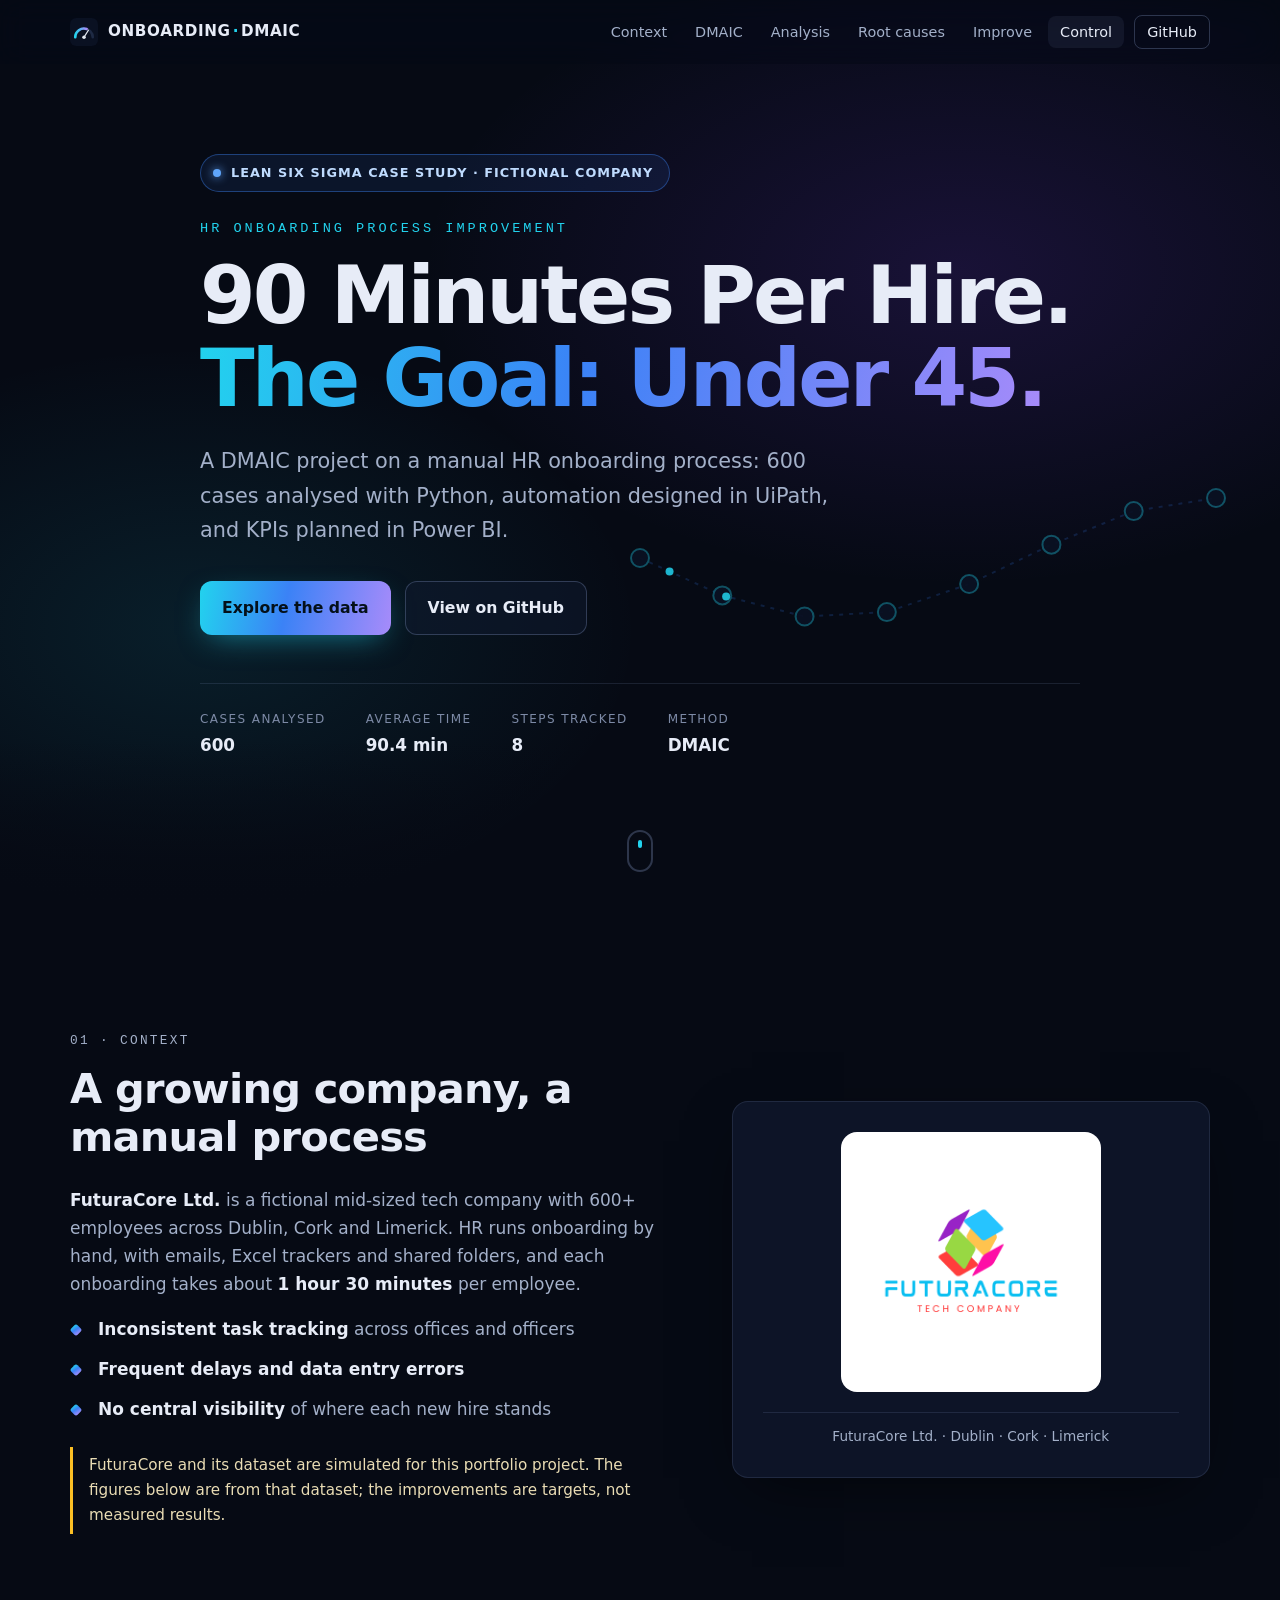
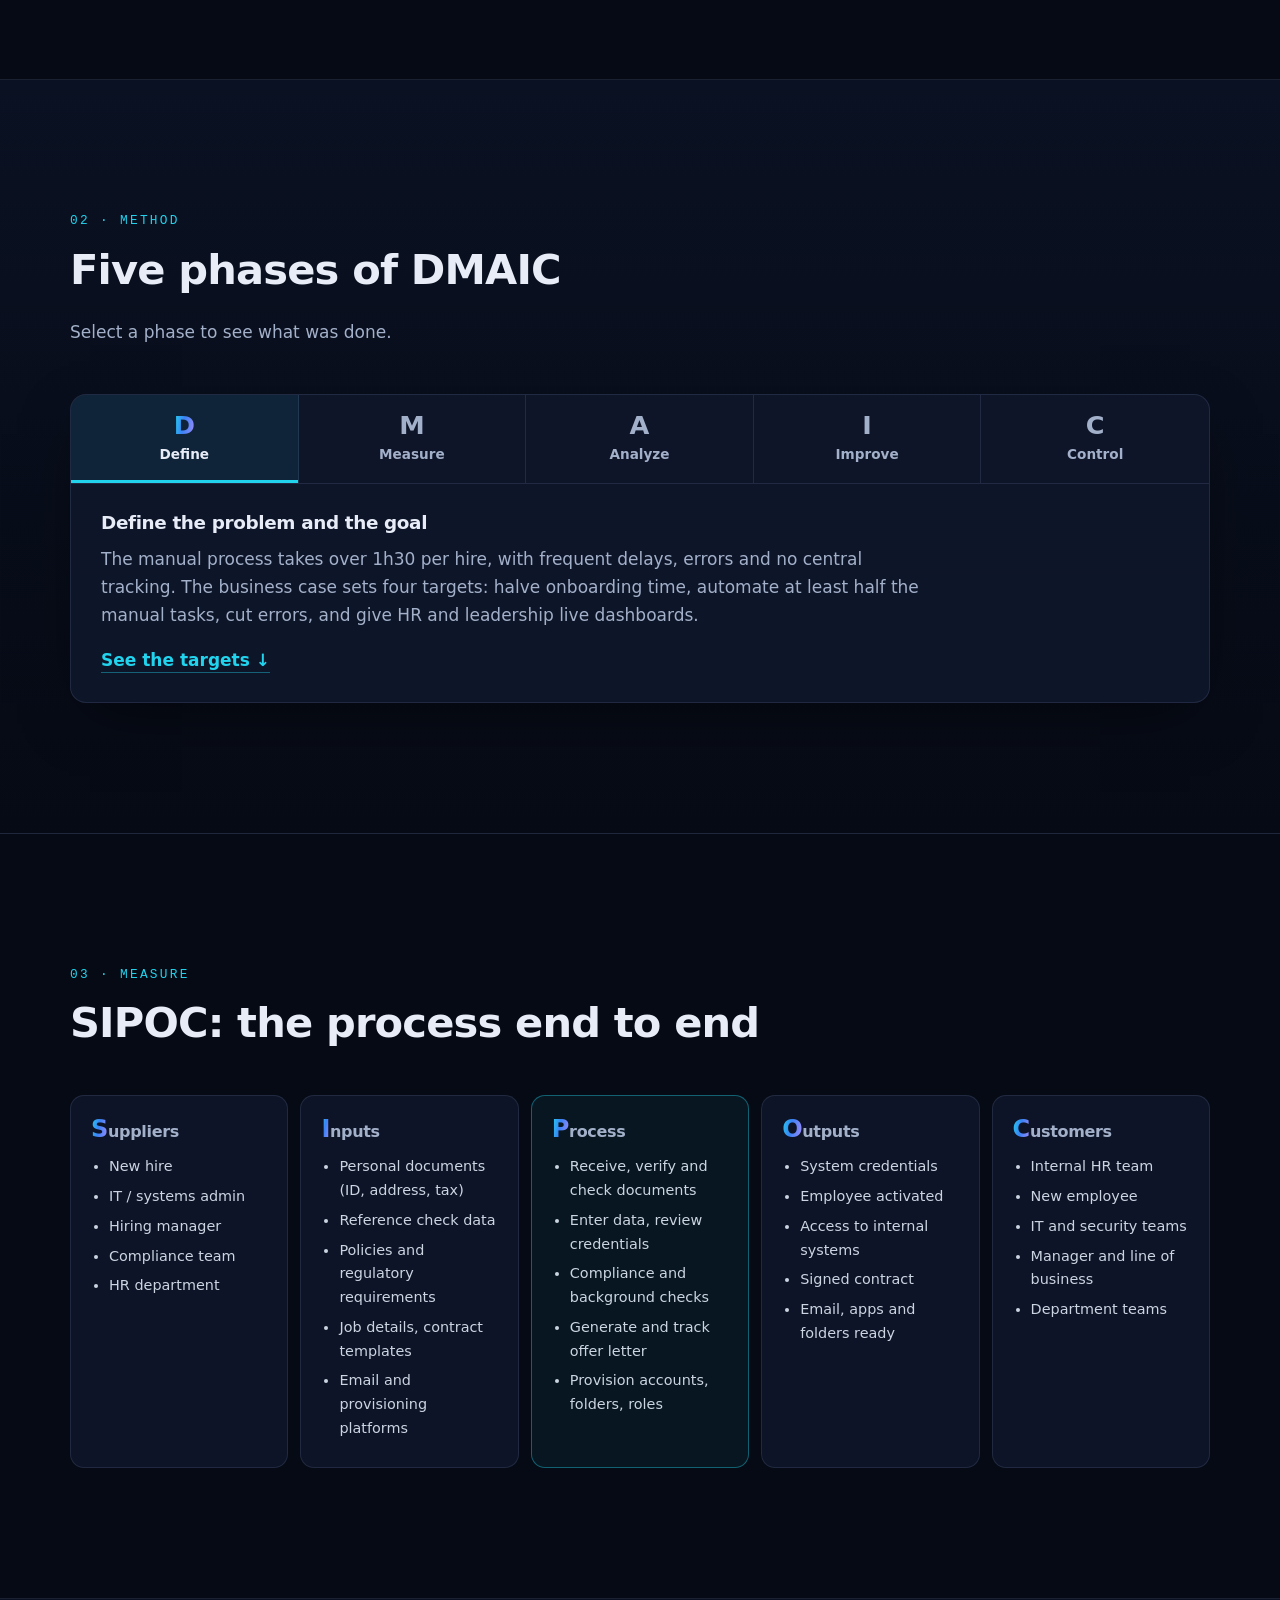
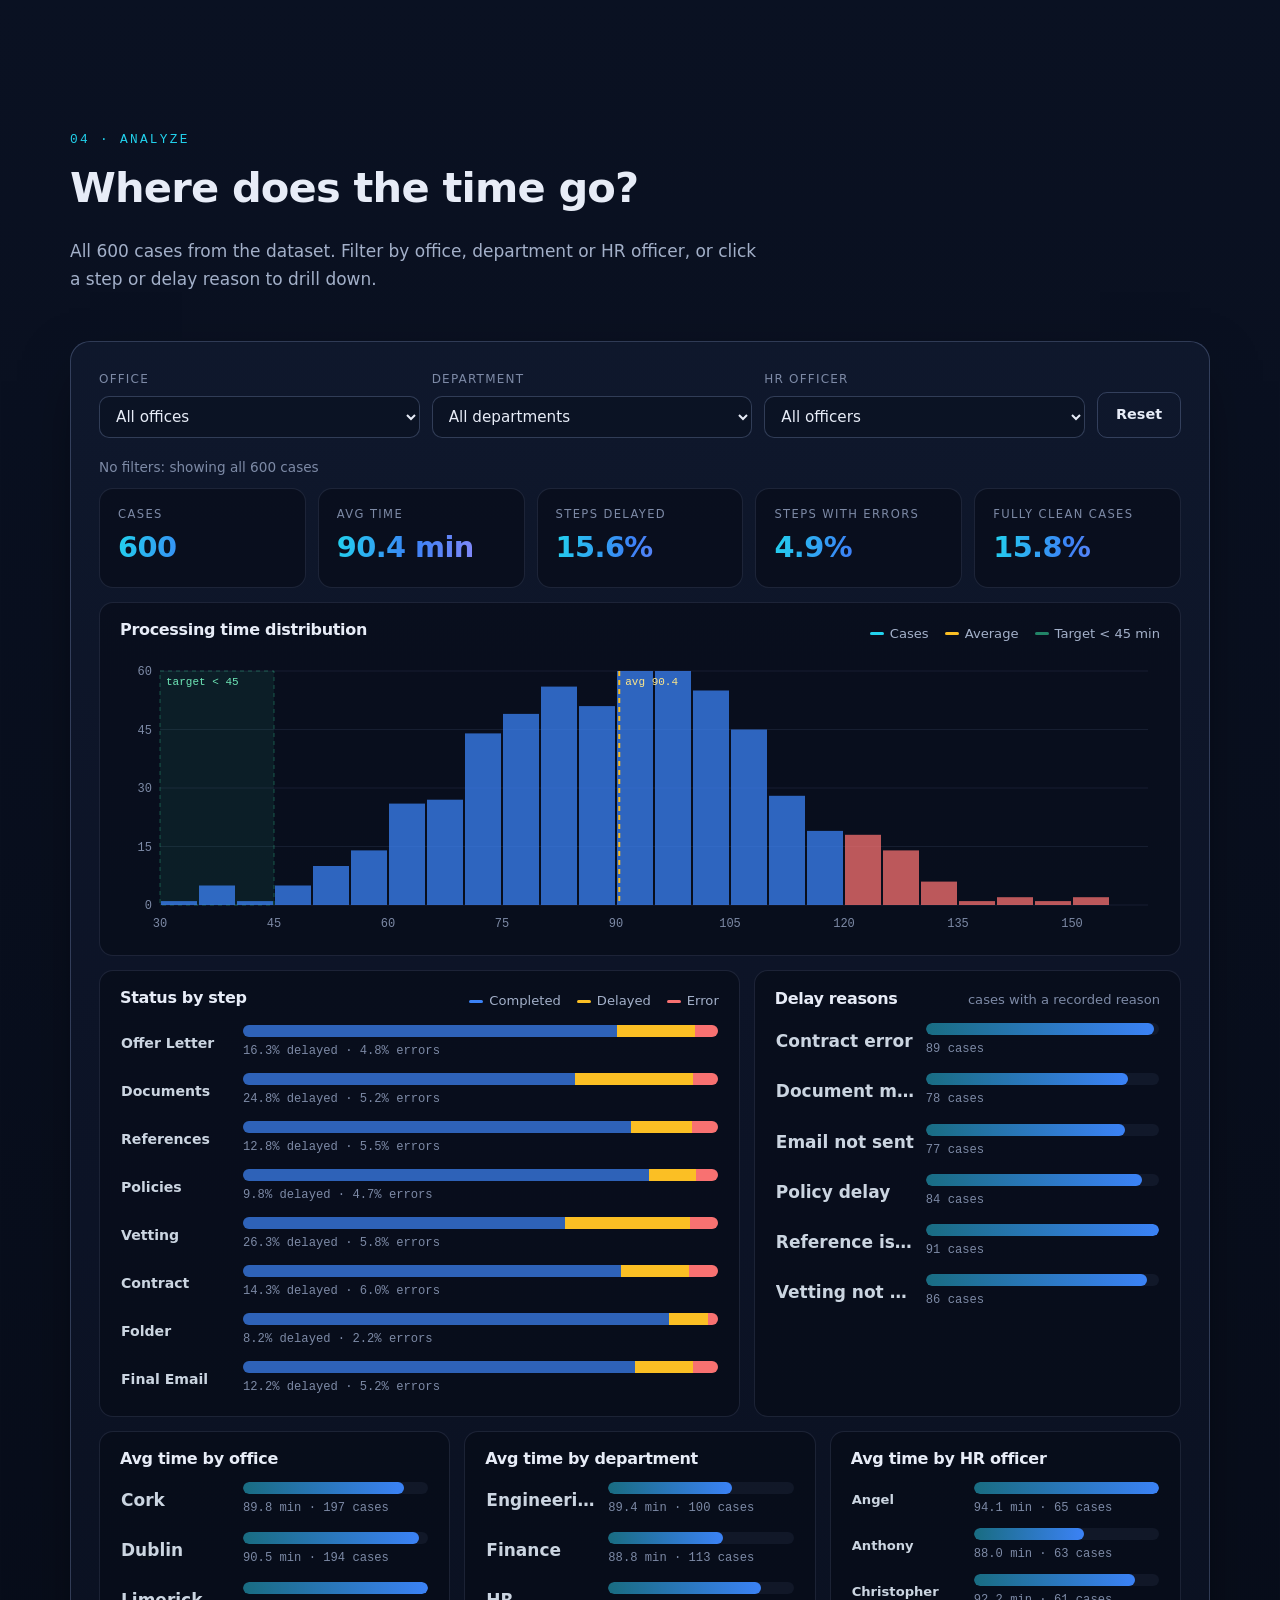
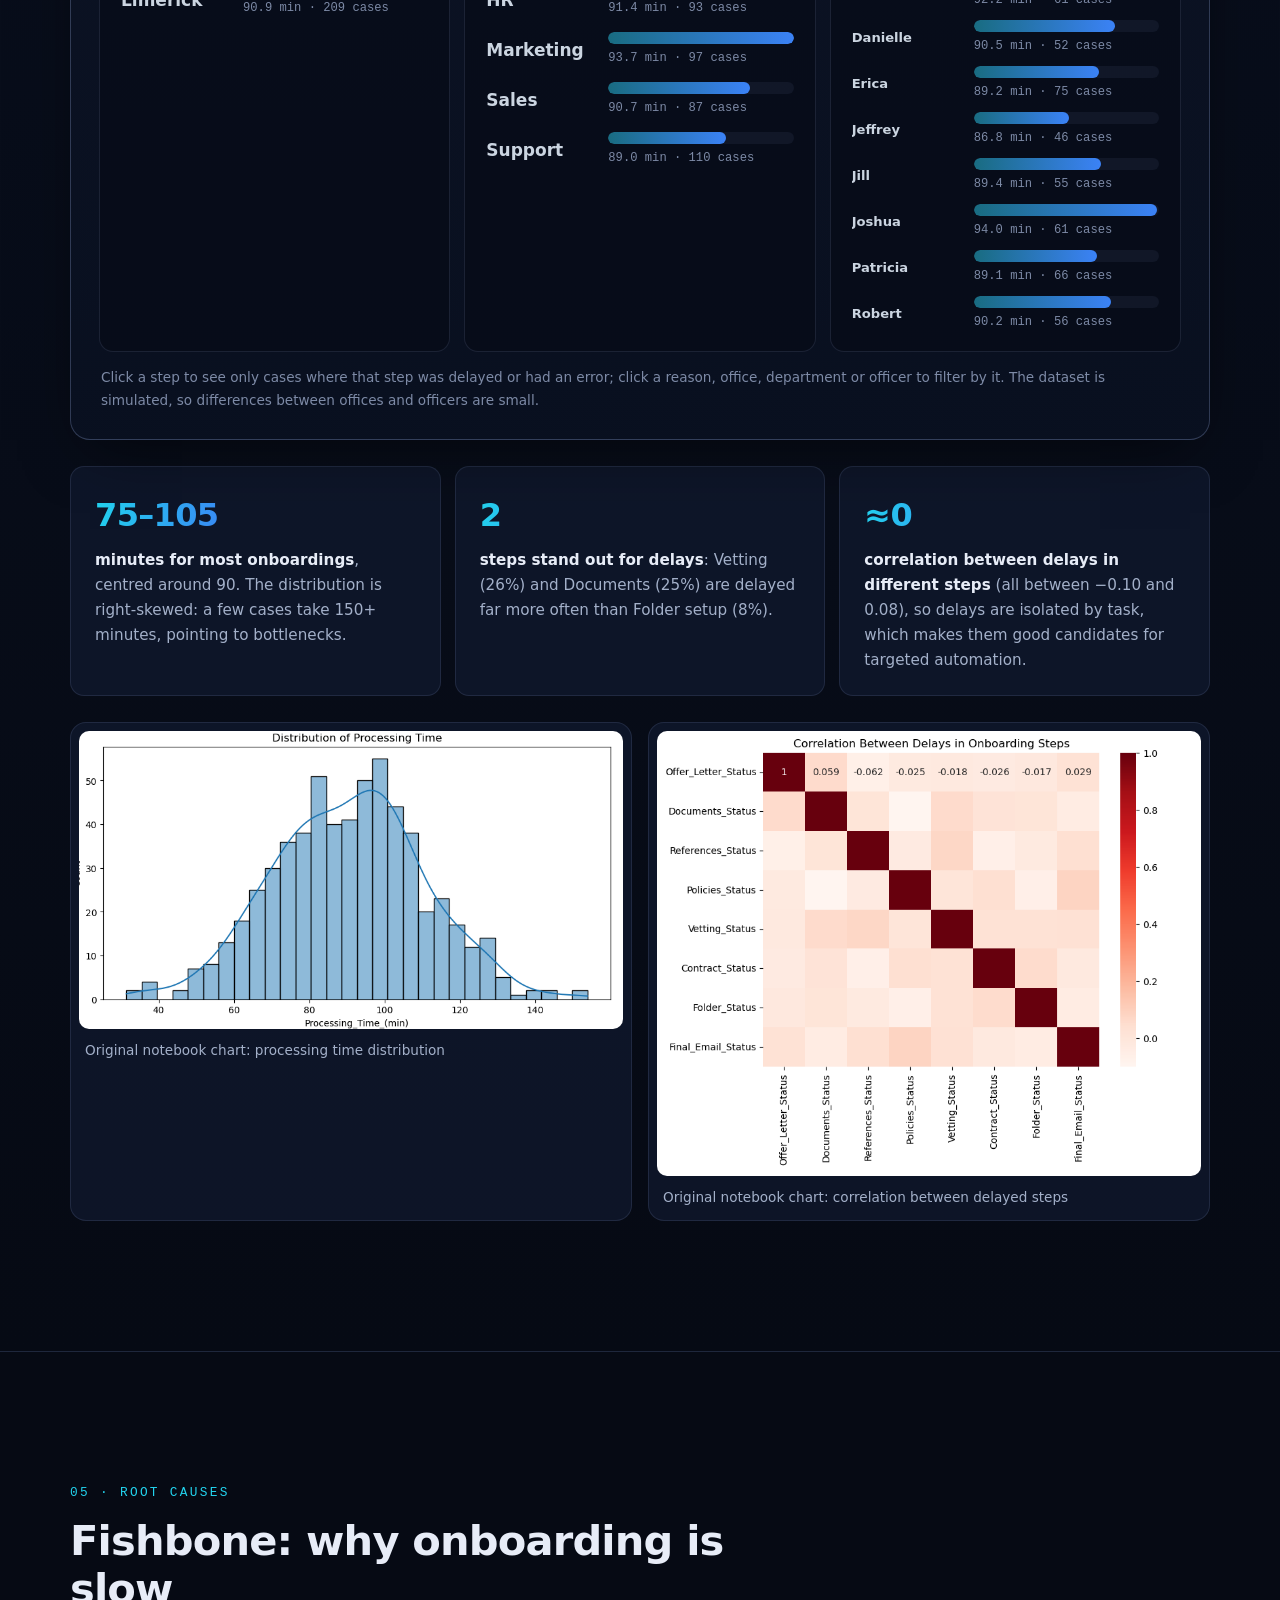
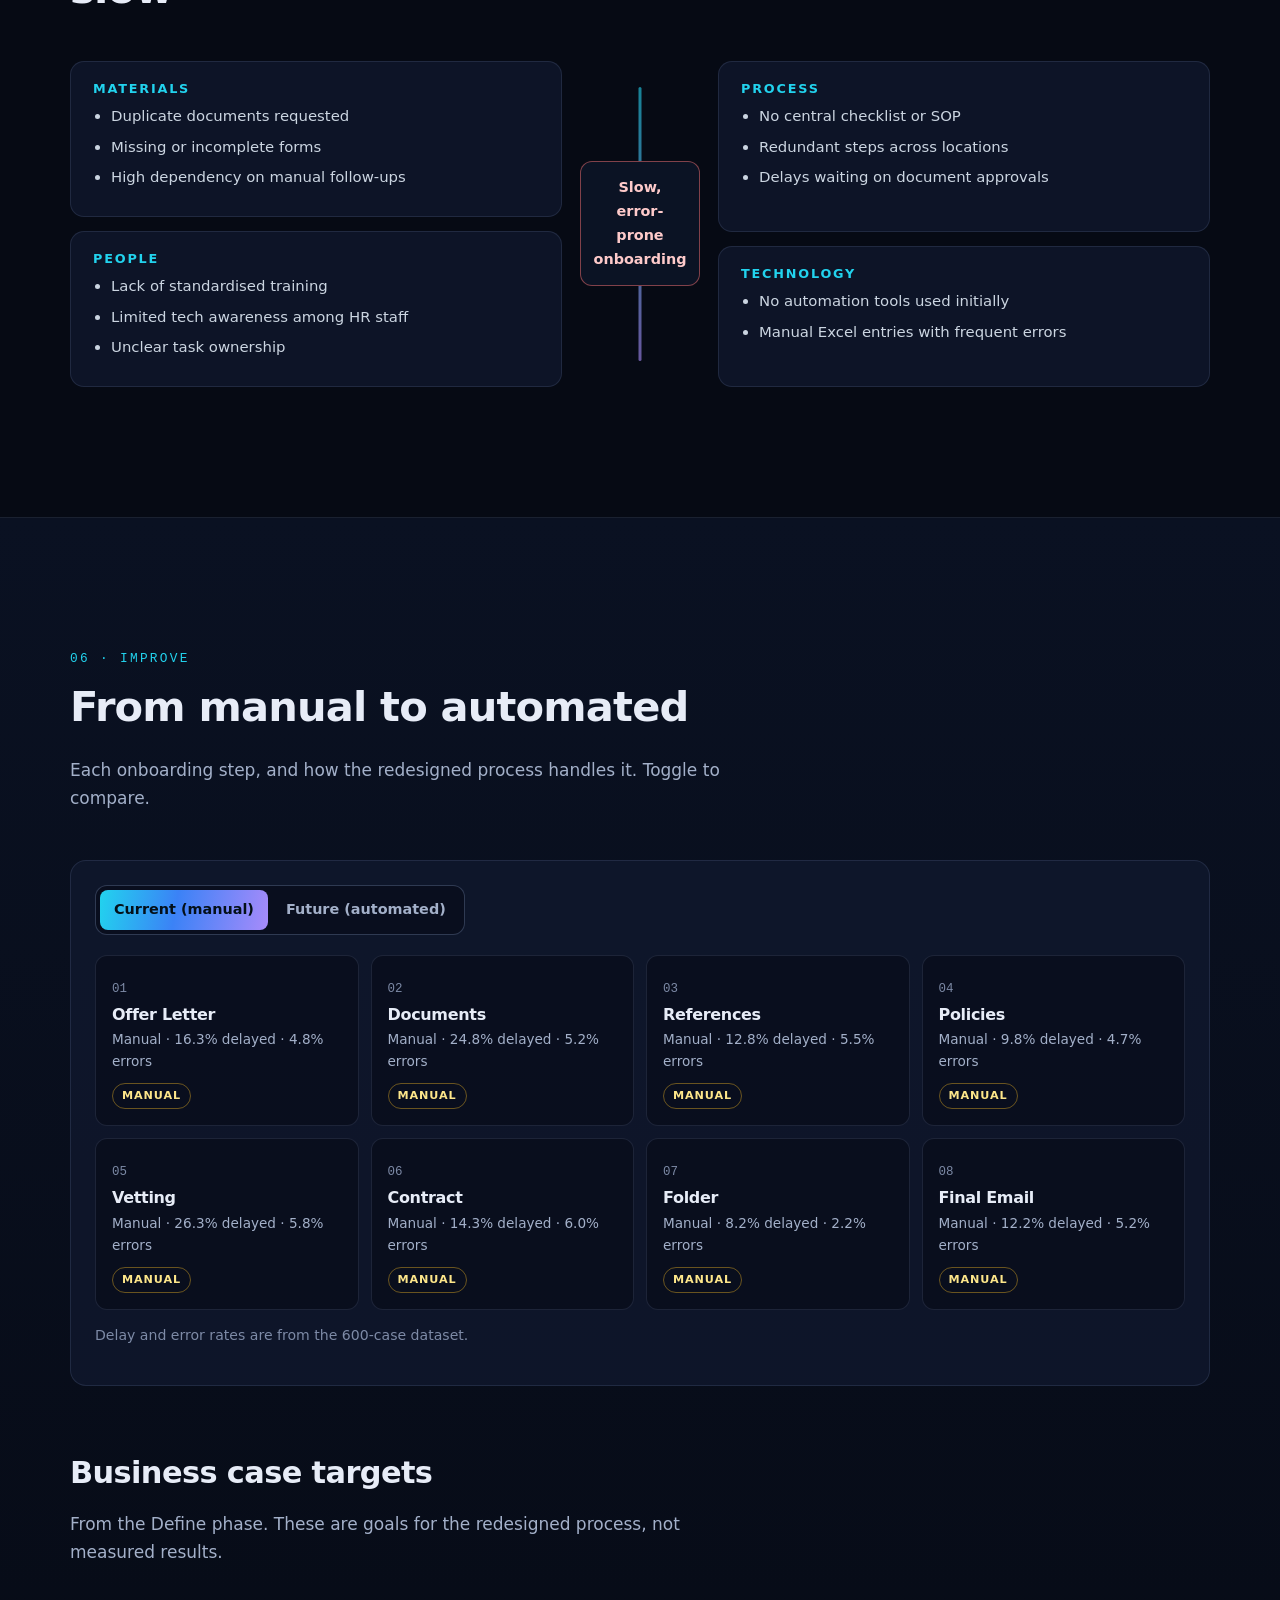
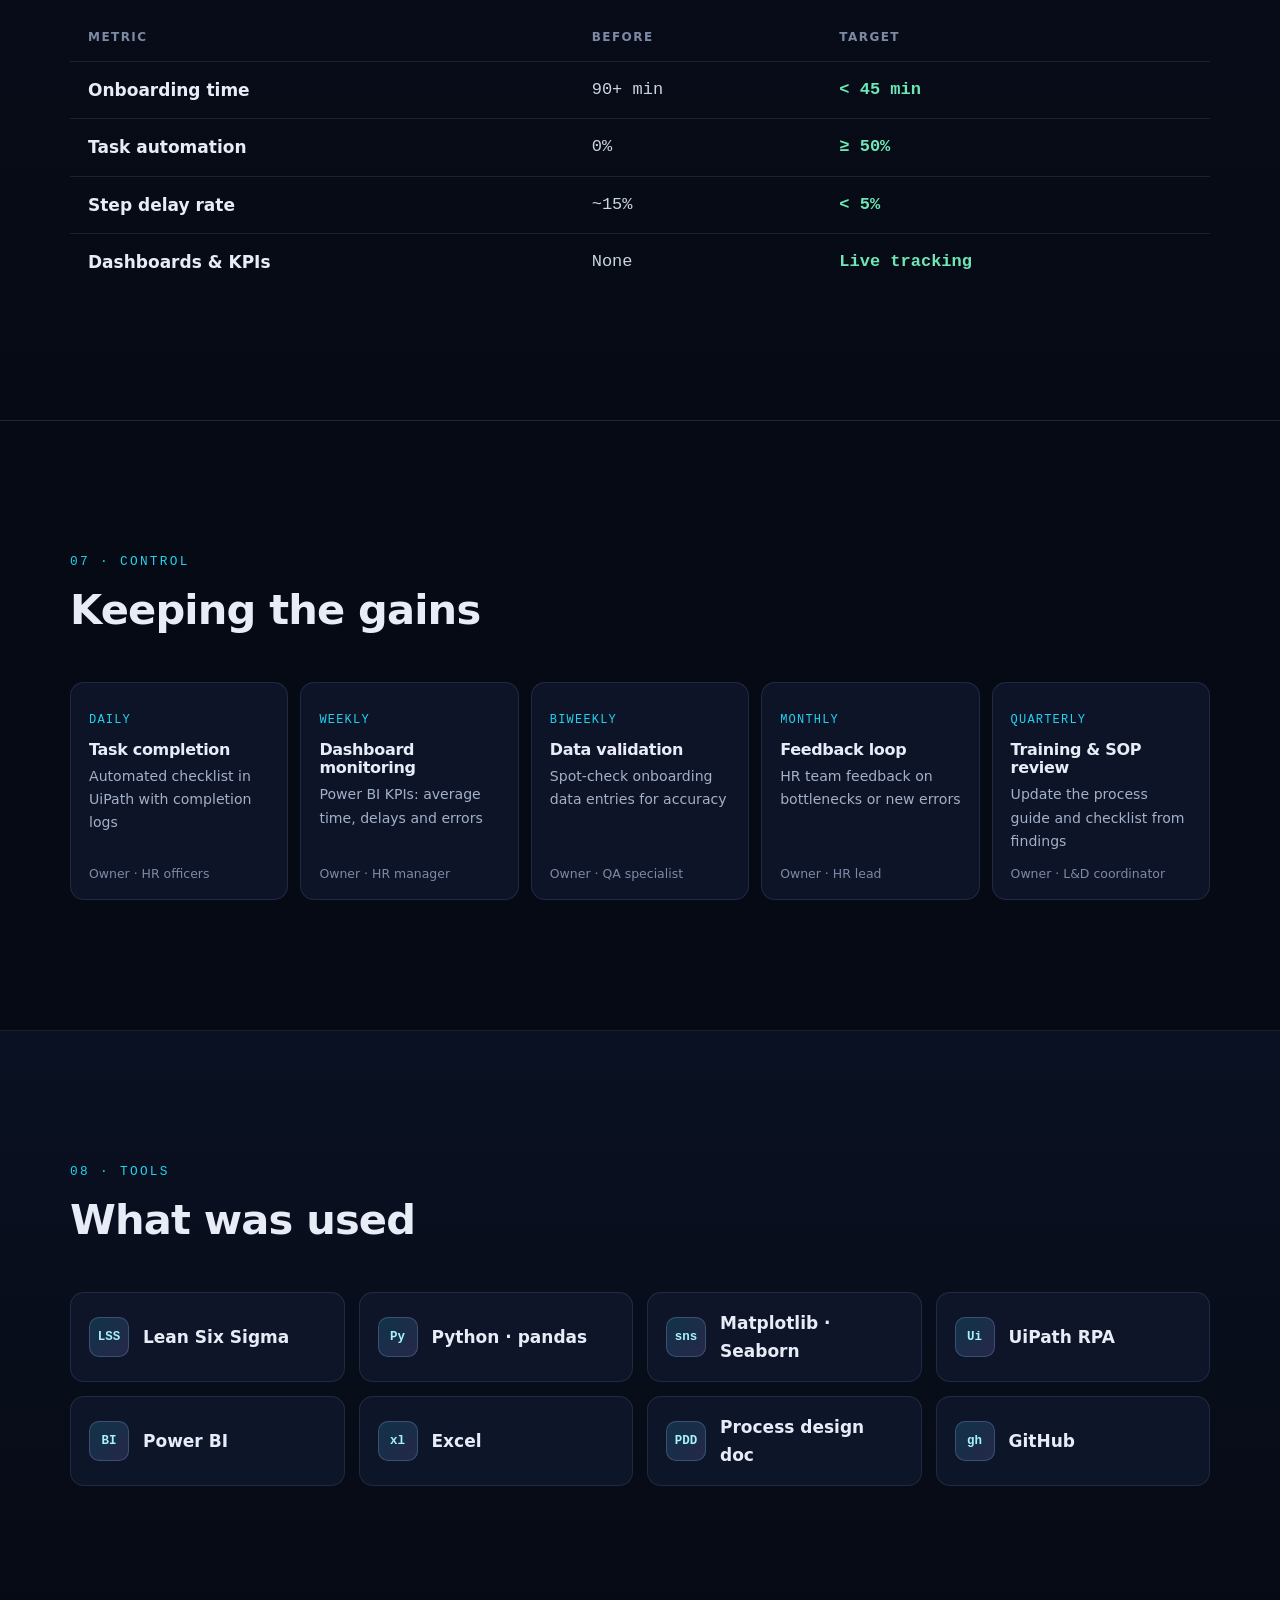
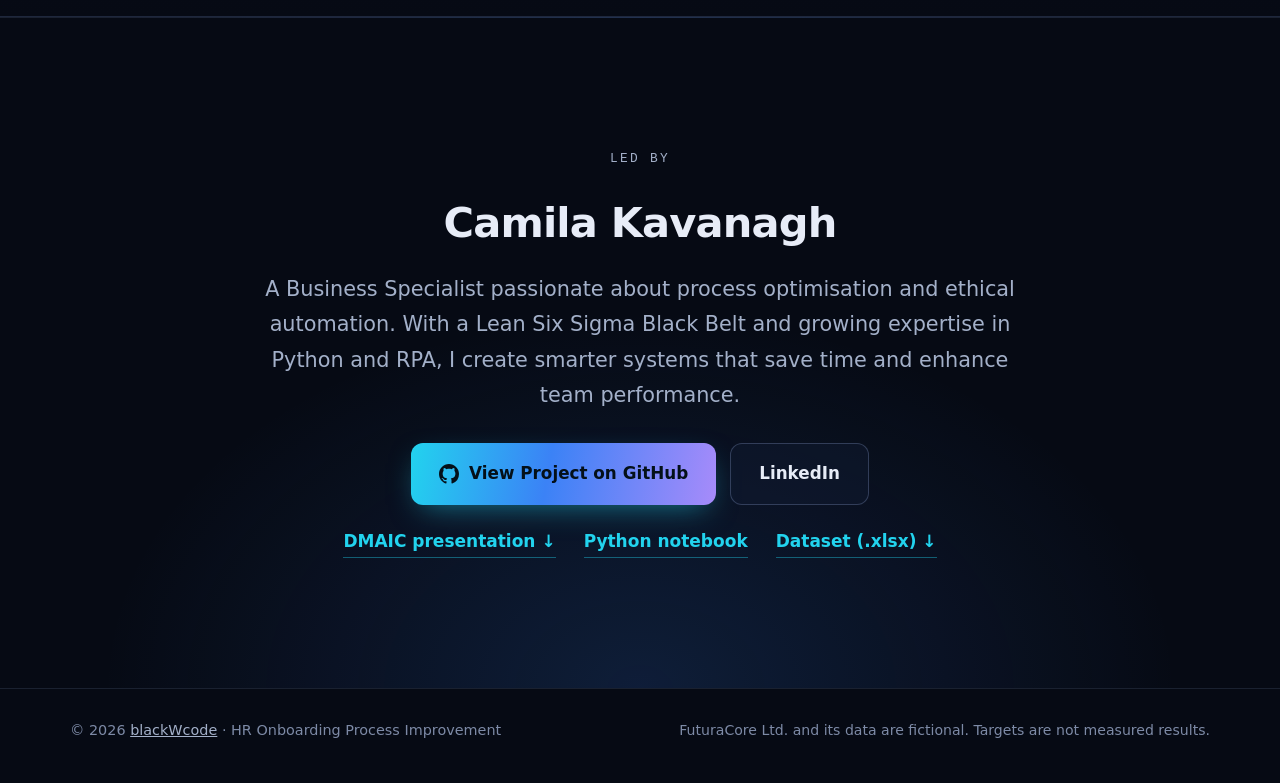
<file: index.html>
<!DOCTYPE html>
<html lang="en">
<head>
  <meta charset="UTF-8">
  <meta name="viewport" content="width=device-width, initial-scale=1">
  <title>HR Onboarding Process Improvement · Lean Six Sigma + UiPath</title>
  <meta name="description" content="A Lean Six Sigma (DMAIC) case study on a fictional company's HR onboarding: 600 onboarding cases analysed with Python, with UiPath automation and Power BI KPIs designed to halve onboarding time.">
  <meta name="author" content="Camila Kavanagh">
  <meta name="keywords" content="Lean Six Sigma, DMAIC, SIPOC, UiPath, RPA, process improvement, HR onboarding, Python, Power BI">
  <meta name="theme-color" content="#060a14">
  <link rel="canonical" href="https://blackwcode.github.io/Reducing-Employee-Onboarding-Time-with-UiPath-Lean-Six-Sigma/">
  <meta property="og:type" content="website">
  <meta property="og:title" content="HR Onboarding Process Improvement · Lean Six Sigma + UiPath">
  <meta property="og:description" content="DMAIC, Python analysis and UiPath automation applied to a 90-minute manual onboarding process.">
  <meta property="og:url" content="https://blackwcode.github.io/Reducing-Employee-Onboarding-Time-with-UiPath-Lean-Six-Sigma/">
  <meta name="twitter:card" content="summary">
  <link rel="icon" href="favicon.svg" type="image/svg+xml">
  <link rel="stylesheet" href="style.css?v=1">
</head>
<body>
  <a class="skip-link" href="#main">Skip to content</a>

  <header class="site-header" id="top">
    <nav class="nav container" aria-label="Main">
      <a class="brand" href="#top" aria-label="HR Onboarding Process Improvement, back to top">
        <img src="favicon.svg" alt="" width="28" height="28">
        <span>ONBOARDING<span class="brand-plus">·</span>DMAIC</span>
      </a>
      <button class="nav-toggle" aria-expanded="false" aria-controls="nav-menu" aria-label="Open menu">
        <span></span><span></span><span></span>
      </button>
      <ul class="nav-menu" id="nav-menu">
        <li><a href="#context">Context</a></li>
        <li><a href="#dmaic">DMAIC</a></li>
        <li><a href="#analysis">Analysis</a></li>
        <li><a href="#root-causes">Root causes</a></li>
        <li><a href="#improve">Improve</a></li>
        <li><a href="#control">Control</a></li>
        <li><a class="nav-cta" href="https://github.com/blackWcode/Reducing-Employee-Onboarding-Time-with-UiPath-Lean-Six-Sigma">GitHub</a></li>
      </ul>
    </nav>
  </header>

  <main id="main">
    <!-- HERO -->
    <section class="hero" aria-labelledby="hero-title">
      <canvas id="bg-canvas" aria-hidden="true"></canvas>
      <div class="hero-inner container">
        <p class="badge badge-done"><span class="pulse" aria-hidden="true"></span>Lean Six Sigma case study · Fictional company</p>
        <p class="eyebrow">HR Onboarding Process Improvement</p>
        <h1 id="hero-title">90 Minutes Per Hire. <span class="grad">The Goal: Under 45.</span></h1>
        <p class="lede">A DMAIC project on a manual HR onboarding process: 600 cases analysed with Python, automation designed in UiPath, and KPIs planned in Power BI.</p>
        <div class="hero-actions">
          <a class="btn btn-primary" href="#analysis">Explore the data</a>
          <a class="btn btn-ghost" href="https://github.com/blackWcode/Reducing-Employee-Onboarding-Time-with-UiPath-Lean-Six-Sigma">View on GitHub</a>
        </div>
        <dl class="hero-facts">
          <div><dt>Cases analysed</dt><dd>600</dd></div>
          <div><dt>Average time</dt><dd>90.4 min</dd></div>
          <div><dt>Steps tracked</dt><dd>8</dd></div>
          <div><dt>Method</dt><dd>DMAIC</dd></div>
        </dl>
      </div>
      <a class="scroll-cue" href="#context" aria-label="Scroll to the context"><span></span></a>
    </section>

    <!-- CONTEXT -->
    <section class="section" id="context" aria-labelledby="ctx-title">
      <div class="container split">
        <div class="reveal">
          <p class="kicker">01 · Context</p>
          <h2 id="ctx-title">A growing company, a manual process</h2>
          <p><strong>FuturaCore Ltd.</strong> is a fictional mid-sized tech company with 600+ employees across Dublin, Cork and Limerick. HR runs onboarding by hand, with emails, Excel trackers and shared folders, and each onboarding takes about <strong>1 hour 30 minutes</strong> per employee.</p>
          <ul class="ticks">
            <li><strong>Inconsistent task tracking</strong> across offices and officers</li>
            <li><strong>Frequent delays and data entry errors</strong></li>
            <li><strong>No central visibility</strong> of where each new hire stands</li>
          </ul>
          <p class="note">FuturaCore and its dataset are simulated for this portfolio project. The figures below are from that dataset; the improvements are targets, not measured results.</p>
        </div>
        <figure class="logo-card reveal">
          <img src="futuracore_logo.png" alt="FuturaCore Ltd. logo (fictional company)" width="260" height="260">
          <figcaption>FuturaCore Ltd. · Dublin · Cork · Limerick</figcaption>
        </figure>
      </div>
    </section>

    <!-- DMAIC -->
    <section class="section alt" id="dmaic" aria-labelledby="dmaic-title">
      <div class="container">
        <div class="section-head reveal">
          <p class="kicker">02 · Method</p>
          <h2 id="dmaic-title">Five phases of DMAIC</h2>
          <p>Select a phase to see what was done.</p>
        </div>
        <div class="dmaic reveal">
          <div class="dmaic-tabs" role="tablist" aria-label="DMAIC phases">
            <button role="tab" id="t-d" aria-controls="p-d" aria-selected="true" class="dm-tab is-active"><b>D</b><span>Define</span></button>
            <button role="tab" id="t-m" aria-controls="p-m" aria-selected="false" class="dm-tab" tabindex="-1"><b>M</b><span>Measure</span></button>
            <button role="tab" id="t-a" aria-controls="p-a" aria-selected="false" class="dm-tab" tabindex="-1"><b>A</b><span>Analyze</span></button>
            <button role="tab" id="t-i" aria-controls="p-i" aria-selected="false" class="dm-tab" tabindex="-1"><b>I</b><span>Improve</span></button>
            <button role="tab" id="t-c" aria-controls="p-c" aria-selected="false" class="dm-tab" tabindex="-1"><b>C</b><span>Control</span></button>
          </div>
          <div class="dm-panel" role="tabpanel" id="p-d" aria-labelledby="t-d">
            <h3>Define the problem and the goal</h3>
            <p>The manual process takes over 1h30 per hire, with frequent delays, errors and no central tracking. The business case sets four targets: halve onboarding time, automate at least half the manual tasks, cut errors, and give HR and leadership live dashboards.</p>
            <a class="text-link" href="#targets">See the targets ↓</a>
          </div>
          <div class="dm-panel" role="tabpanel" id="p-m" aria-labelledby="t-m" hidden>
            <h3>Measure the current process</h3>
            <p>A SIPOC maps who supplies what, the process steps, the outputs and who receives them. 600 onboarding cases were recorded across 8 steps, with status, delay reason and processing time for each.</p>
            <a class="text-link" href="#sipoc">See the SIPOC ↓</a>
          </div>
          <div class="dm-panel" role="tabpanel" id="p-a" aria-labelledby="t-a" hidden>
            <h3>Analyze where time is lost</h3>
            <p>Python (pandas, Matplotlib, Seaborn) was used to clean the data, chart the processing-time distribution, compare offices, departments and HR officers, and check whether delays in different steps are related. A fishbone diagram groups the root causes.</p>
            <a class="text-link" href="#analysis">Explore the analysis ↓</a>
          </div>
          <div class="dm-panel" role="tabpanel" id="p-i" aria-labelledby="t-i" hidden>
            <h3>Improve with automation</h3>
            <p>UiPath is used to automate the repetitive steps (emails, folder creation and Excel updates), documented in a Process Design Document with current and future flows, inputs, outputs, exceptions and business rules.</p>
            <a class="text-link" href="#improve">See the improvements ↓</a>
          </div>
          <div class="dm-panel" role="tabpanel" id="p-c" aria-labelledby="t-c" hidden>
            <h3>Control so the gains last</h3>
            <p>A control plan sets who checks what and how often, from daily automated checklists to quarterly SOP reviews, with a Power BI dashboard tracking average time, delays and errors.</p>
            <a class="text-link" href="#control">See the control plan ↓</a>
          </div>
        </div>
      </div>
    </section>

    <!-- SIPOC -->
    <section class="section" id="sipoc" aria-labelledby="sipoc-title">
      <div class="container">
        <div class="section-head reveal">
          <p class="kicker">03 · Measure</p>
          <h2 id="sipoc-title">SIPOC: the process end to end</h2>
        </div>
        <div class="sipoc reveal">
          <div class="sp"><h3><b>S</b>uppliers</h3><ul><li>New hire</li><li>IT / systems admin</li><li>Hiring manager</li><li>Compliance team</li><li>HR department</li></ul></div>
          <div class="sp"><h3><b>I</b>nputs</h3><ul><li>Personal documents (ID, address, tax)</li><li>Reference check data</li><li>Policies and regulatory requirements</li><li>Job details, contract templates</li><li>Email and provisioning platforms</li></ul></div>
          <div class="sp sp-p"><h3><b>P</b>rocess</h3><ul><li>Receive, verify and check documents</li><li>Enter data, review credentials</li><li>Compliance and background checks</li><li>Generate and track offer letter</li><li>Provision accounts, folders, roles</li></ul></div>
          <div class="sp"><h3><b>O</b>utputs</h3><ul><li>System credentials</li><li>Employee activated</li><li>Access to internal systems</li><li>Signed contract</li><li>Email, apps and folders ready</li></ul></div>
          <div class="sp"><h3><b>C</b>ustomers</h3><ul><li>Internal HR team</li><li>New employee</li><li>IT and security teams</li><li>Manager and line of business</li><li>Department teams</li></ul></div>
        </div>
      </div>
    </section>

    <!-- ANALYSIS -->
    <section class="section alt" id="analysis" aria-labelledby="an-title">
      <div class="container">
        <div class="section-head reveal">
          <p class="kicker">04 · Analyze</p>
          <h2 id="an-title">Where does the time go?</h2>
          <p>All 600 cases from the dataset. Filter by office, department or HR officer, or click a step or delay reason to drill down.</p>
        </div>

        <div class="dash reveal" id="dash">
          <div class="tip" id="tip" role="tooltip" hidden></div>
          <div class="slicers" role="group" aria-label="Filters">
            <label>Office<select id="f-office"><option value="">All offices</option></select></label>
            <label>Department<select id="f-dept"><option value="">All departments</option></select></label>
            <label>HR officer<select id="f-officer"><option value="">All officers</option></select></label>
            <button class="reset" id="f-reset" type="button">Reset</button>
          </div>
          <div class="dash-bar"><div class="chips" id="chips" aria-live="polite"></div></div>

          <div class="kpis" aria-live="polite">
            <div class="kpi"><span class="kpi-label">Cases</span><span class="kpi-val" id="k-n">–</span></div>
            <div class="kpi"><span class="kpi-label">Avg time</span><span class="kpi-val" id="k-avg">–</span></div>
            <div class="kpi"><span class="kpi-label">Steps delayed</span><span class="kpi-val" id="k-del">–</span></div>
            <div class="kpi"><span class="kpi-label">Steps with errors</span><span class="kpi-val" id="k-err">–</span></div>
            <div class="kpi"><span class="kpi-label">Fully clean cases</span><span class="kpi-val" id="k-clean">–</span></div>
          </div>

          <div class="panel panel-wide">
            <div class="panel-head">
              <h3>Processing time distribution</h3>
              <ul class="key" role="list"><li><i class="k-rev"></i>Cases</li><li><i class="k-avg"></i>Average</li><li><i class="k-goal"></i>Target &lt; 45 min</li></ul>
            </div>
            <div id="hist" class="chart" role="img" aria-label="Histogram of onboarding processing time in minutes"></div>
          </div>

          <div class="panel-grid two">
            <div class="panel">
              <div class="panel-head"><h3>Status by step</h3><ul class="key" role="list"><li><i class="k-ok"></i>Completed</li><li><i class="k-del"></i>Delayed</li><li><i class="k-err"></i>Error</li></ul></div>
              <div id="steps" class="steps"></div>
            </div>
            <div class="panel">
              <div class="panel-head"><h3>Delay reasons</h3><span class="panel-sub">cases with a recorded reason</span></div>
              <div id="reasons" class="bars"></div>
            </div>
          </div>

          <div class="panel-grid">
            <div class="panel"><div class="panel-head"><h3>Avg time by office</h3></div><div id="by-office" class="bars"></div></div>
            <div class="panel"><div class="panel-head"><h3>Avg time by department</h3></div><div id="by-dept" class="bars"></div></div>
            <div class="panel"><div class="panel-head"><h3>Avg time by HR officer</h3></div><div id="by-officer" class="bars bars-compact"></div></div>
          </div>
          <p class="dash-note">Click a step to see only cases where that step was delayed or had an error; click a reason, office, department or officer to filter by it. The dataset is simulated, so differences between offices and officers are small.</p>
        </div>

        <div class="insights">
          <article class="insight reveal"><span class="ins-num">75–105</span><p><strong>minutes for most onboardings</strong>, centred around 90. The distribution is right-skewed: a few cases take 150+ minutes, pointing to bottlenecks.</p></article>
          <article class="insight reveal"><span class="ins-num">2</span><p><strong>steps stand out for delays</strong>: Vetting (26%) and Documents (25%) are delayed far more often than Folder setup (8%).</p></article>
          <article class="insight reveal"><span class="ins-num">≈0</span><p><strong>correlation between delays in different steps</strong> (all between −0.10 and 0.08), so delays are isolated by task, which makes them good candidates for targeted automation.</p></article>
        </div>

        <div class="shots two reveal">
          <figure class="shot"><img src="Distribution%20of%20Processing%20Time.png" alt="Original notebook chart: distribution of processing time" loading="lazy"><figcaption>Original notebook chart: processing time distribution</figcaption></figure>
          <figure class="shot"><img src="Correlation%20Between%20Delays%20in%20Onboarding%20Steps.png" alt="Original notebook chart: correlation heatmap of delays between onboarding steps" loading="lazy"><figcaption>Original notebook chart: correlation between delayed steps</figcaption></figure>
        </div>
      </div>
    </section>

    <!-- ROOT CAUSES -->
    <section class="section" id="root-causes" aria-labelledby="rc-title">
      <div class="container">
        <div class="section-head reveal">
          <p class="kicker">05 · Root causes</p>
          <h2 id="rc-title">Fishbone: why onboarding is slow</h2>
        </div>
        <div class="fishbone reveal">
          <div class="fb-col">
            <div class="fb"><h3>Materials</h3><ul><li>Duplicate documents requested</li><li>Missing or incomplete forms</li><li>High dependency on manual follow-ups</li></ul></div>
            <div class="fb"><h3>People</h3><ul><li>Lack of standardised training</li><li>Limited tech awareness among HR staff</li><li>Unclear task ownership</li></ul></div>
          </div>
          <div class="fb-spine" aria-hidden="true"><span>Slow, error-prone onboarding</span></div>
          <div class="fb-col">
            <div class="fb"><h3>Process</h3><ul><li>No central checklist or SOP</li><li>Redundant steps across locations</li><li>Delays waiting on document approvals</li></ul></div>
            <div class="fb"><h3>Technology</h3><ul><li>No automation tools used initially</li><li>Manual Excel entries with frequent errors</li></ul></div>
          </div>
        </div>
      </div>
    </section>

    <!-- IMPROVE -->
    <section class="section alt" id="improve" aria-labelledby="imp-title">
      <div class="container">
        <div class="section-head reveal">
          <p class="kicker">06 · Improve</p>
          <h2 id="imp-title">From manual to automated</h2>
          <p>Each onboarding step, and how the redesigned process handles it. Toggle to compare.</p>
        </div>
        <div class="flowcmp reveal">
          <div class="mode-toggle" role="radiogroup" aria-label="Process view">
            <button type="button" role="radio" aria-checked="true" data-mode="before" class="is-on">Current (manual)</button>
            <button type="button" role="radio" aria-checked="false" data-mode="after">Future (automated)</button>
          </div>
          <ol class="pipe" id="pipe" role="list"></ol>
          <p class="small" id="pipe-note"></p>
        </div>

        <div class="section-head reveal" id="targets" style="margin-top:70px">
          <h3 class="h3-big">Business case targets</h3>
          <p>From the Define phase. These are goals for the redesigned process, not measured results.</p>
        </div>
        <div class="table-wrap reveal" tabindex="0" role="region" aria-label="Targets table">
          <table class="tgt">
            <thead><tr><th scope="col">Metric</th><th scope="col">Before</th><th scope="col">Target</th></tr></thead>
            <tbody>
              <tr><th scope="row">Onboarding time</th><td>90+ min</td><td class="goal">&lt; 45 min</td></tr>
              <tr><th scope="row">Task automation</th><td>0%</td><td class="goal">≥ 50%</td></tr>
              <tr><th scope="row">Step delay rate</th><td>~15%</td><td class="goal">&lt; 5%</td></tr>
              <tr><th scope="row">Dashboards &amp; KPIs</th><td>None</td><td class="goal">Live tracking</td></tr>
            </tbody>
          </table>
        </div>
      </div>
    </section>

    <!-- CONTROL -->
    <section class="section" id="control" aria-labelledby="ctl-title">
      <div class="container">
        <div class="section-head reveal">
          <p class="kicker">07 · Control</p>
          <h2 id="ctl-title">Keeping the gains</h2>
        </div>
        <ol class="control" role="list">
          <li class="reveal"><span class="freq">Daily</span><h3>Task completion</h3><p>Automated checklist in UiPath with completion logs</p><span class="owner">HR officers</span></li>
          <li class="reveal"><span class="freq">Weekly</span><h3>Dashboard monitoring</h3><p>Power BI KPIs: average time, delays and errors</p><span class="owner">HR manager</span></li>
          <li class="reveal"><span class="freq">Biweekly</span><h3>Data validation</h3><p>Spot-check onboarding data entries for accuracy</p><span class="owner">QA specialist</span></li>
          <li class="reveal"><span class="freq">Monthly</span><h3>Feedback loop</h3><p>HR team feedback on bottlenecks or new errors</p><span class="owner">HR lead</span></li>
          <li class="reveal"><span class="freq">Quarterly</span><h3>Training &amp; SOP review</h3><p>Update the process guide and checklist from findings</p><span class="owner">L&amp;D coordinator</span></li>
        </ol>
      </div>
    </section>

    <!-- TOOLS -->
    <section class="section alt" id="tools" aria-labelledby="tools-title">
      <div class="container">
        <div class="section-head reveal">
          <p class="kicker">08 · Tools</p>
          <h2 id="tools-title">What was used</h2>
        </div>
        <ul class="stack reveal" role="list">
          <li><span class="chip-ico">LSS</span>Lean Six Sigma</li>
          <li><span class="chip-ico">Py</span>Python · pandas</li>
          <li><span class="chip-ico">sns</span>Matplotlib · Seaborn</li>
          <li><span class="chip-ico">Ui</span>UiPath RPA</li>
          <li><span class="chip-ico">BI</span>Power BI</li>
          <li><span class="chip-ico">xl</span>Excel</li>
          <li><span class="chip-ico">PDD</span>Process design doc</li>
          <li><span class="chip-ico">gh</span>GitHub</li>
        </ul>
      </div>
    </section>

    <!-- ABOUT + CTA -->
    <section class="section cta-section" id="about" aria-labelledby="about-title">
      <div class="container narrow center reveal">
        <p class="kicker">Led by</p>
        <h2 id="about-title">Camila Kavanagh</h2>
        <p class="about-text">A Business Specialist passionate about process optimisation and ethical automation. With a Lean Six Sigma Black Belt and growing expertise in Python and RPA, I create smarter systems that save time and enhance team performance.</p>
        <div class="hero-actions center-actions">
          <a class="btn btn-primary btn-lg" href="https://github.com/blackWcode/Reducing-Employee-Onboarding-Time-with-UiPath-Lean-Six-Sigma">
            <svg width="20" height="20" viewBox="0 0 16 16" aria-hidden="true"><path fill="currentColor" d="M8 0C3.58 0 0 3.58 0 8c0 3.54 2.29 6.53 5.47 7.59.4.07.55-.17.55-.38 0-.19-.01-.82-.01-1.49-2.01.37-2.53-.49-2.69-.94-.09-.23-.48-.94-.82-1.13-.28-.15-.68-.52-.01-.53.63-.01 1.08.58 1.23.82.72 1.21 1.87.87 2.33.66.07-.52.28-.87.51-1.07-1.78-.2-3.64-.89-3.64-3.95 0-.87.31-1.59.82-2.15-.08-.2-.36-1.02.08-2.12 0 0 .67-.21 2.2.82.64-.18 1.32-.27 2-.27.68 0 1.36.09 2 .27 1.53-1.04 2.2-.82 2.2-.82.44 1.1.16 1.92.08 2.12.51.56.82 1.27.82 2.15 0 3.07-1.87 3.75-3.65 3.95.29.25.54.73.54 1.48 0 1.07-.01 1.93-.01 2.2 0 .21.15.46.55.38A8.013 8.013 0 0016 8c0-4.42-3.58-8-8-8z"/></svg>
            View Project on GitHub
          </a>
          <a class="btn btn-ghost btn-lg" href="https://www.linkedin.com/in/camila-d-b907a5105/">LinkedIn</a>
        </div>
        <p class="file-links">
          <a class="text-link" href="https://github.com/blackWcode/Reducing-Employee-Onboarding-Time-with-UiPath-Lean-Six-Sigma/raw/main/View%20DMAIC%20Presentation">DMAIC presentation ↓</a>
          <a class="text-link" href="https://github.com/blackWcode/Reducing-Employee-Onboarding-Time-with-UiPath-Lean-Six-Sigma/blob/main/hr_onboarding_analysis.ipynb">Python notebook</a>
          <a class="text-link" href="https://github.com/blackWcode/Reducing-Employee-Onboarding-Time-with-UiPath-Lean-Six-Sigma/raw/main/realistic_hr_onboarding_data.xlsx">Dataset (.xlsx) ↓</a>
        </p>
      </div>
    </section>
  </main>

  <footer class="footer">
    <div class="container footer-inner">
      <p>© <span id="year">2026</span> <a href="https://github.com/blackWcode">blackWcode</a> · HR Onboarding Process Improvement</p>
      <p class="small">FuturaCore Ltd. and its data are fictional. Targets are not measured results.</p>
    </div>
  </footer>

  <script src="data.js?v=1"></script>
  <script src="script.js?v=1" defer></script>
</body>
</html>
</file>
<file: style.css>
/* Open-Set Recognition + XAI · Coming Soon */
:root {
  --bg: #060a14;
  --bg-2: #0a1122;
  --surface: rgba(17, 26, 48, 0.72);
  --surface-solid: #111a30;
  --line: rgba(148, 170, 220, 0.14);
  --line-strong: rgba(148, 170, 220, 0.28);
  --text: #e7ecf7;
  --muted: #a3b0c9;
  --faint: #7d8aa6;
  --blue: #3b82f6;
  --cyan: #22d3ee;
  --violet: #a78bfa;
  --amber: #fbbf24;
  --grad: linear-gradient(100deg, var(--cyan), var(--blue) 45%, var(--violet));
  --radius: 16px;
  --shadow: 0 20px 60px -20px rgba(0, 0, 0, 0.6);
  --mono: ui-monospace, "SF Mono", "Cascadia Code", "JetBrains Mono", Menlo, Consolas, monospace;
  --sans: "Inter", "Segoe UI Variable", "Segoe UI", system-ui, -apple-system, Roboto, "Helvetica Neue", Arial, sans-serif;
  --header-h: 64px;
}

*, *::before, *::after { box-sizing: border-box; }
html { scroll-behavior: smooth; scroll-padding-top: calc(var(--header-h) + 12px); -webkit-text-size-adjust: 100%; }
body {
  margin: 0;
  background: var(--bg);
  color: var(--text);
  font-family: var(--sans);
  font-size: 17px;
  line-height: 1.65;
  -webkit-font-smoothing: antialiased;
  overflow-x: hidden;
}
img, svg { max-width: 100%; }
a { color: var(--cyan); }
code { font-family: var(--mono); font-size: 0.88em; background: rgba(34, 211, 238, 0.09); color: #9eeaf7; padding: 0.1em 0.4em; border-radius: 6px; }
h1, h2, h3 { line-height: 1.15; letter-spacing: -0.02em; margin: 0 0 0.6em; }
h2 { font-size: clamp(1.8rem, 3.6vw, 2.6rem); font-weight: 700; }
h3 { font-size: 1.15rem; font-weight: 650; }
p { margin: 0 0 1em; }
.small { font-size: 0.88rem; color: var(--faint); }
:focus-visible { outline: 2px solid var(--cyan); outline-offset: 3px; border-radius: 6px; }

.container { width: min(1140px, 100% - 40px); margin-inline: auto; }
.narrow { width: min(760px, 100% - 40px); }
.center { text-align: center; }

.skip-link { position: absolute; left: 12px; top: -60px; z-index: 100; background: var(--cyan); color: #04111a; padding: 8px 14px; border-radius: 8px; font-weight: 600; transition: top .2s; }
.skip-link:focus { top: 12px; }

/* Header / nav */
.site-header {
  position: fixed; inset: 0 0 auto 0; z-index: 50; height: var(--header-h);
  background: rgba(6, 10, 20, 0.55);
  backdrop-filter: blur(14px) saturate(140%); -webkit-backdrop-filter: blur(14px) saturate(140%);
  border-bottom: 1px solid transparent;
  transition: border-color .3s, background .3s;
}
.site-header.scrolled { border-bottom-color: var(--line); background: rgba(6, 10, 20, 0.82); }
.nav { height: 100%; display: flex; align-items: center; justify-content: space-between; }
.brand { display: flex; align-items: center; gap: 10px; color: var(--text); text-decoration: none; font-weight: 700; letter-spacing: 0.04em; font-size: 0.95rem; }
.brand-plus { color: var(--cyan); margin: 0 2px; }
.nav-menu { display: flex; align-items: center; gap: 4px; list-style: none; margin: 0; padding: 0; }
.nav-menu a { color: var(--muted); text-decoration: none; font-size: 0.9rem; padding: 8px 12px; border-radius: 8px; transition: color .2s, background .2s; }
.nav-menu a:hover, .nav-menu a.active { color: var(--text); background: rgba(148, 170, 220, 0.08); }
.nav-menu .nav-cta { color: var(--text); border: 1px solid var(--line-strong); margin-left: 6px; }
.nav-menu .nav-cta:hover { border-color: var(--cyan); }
.nav-toggle { display: none; background: none; border: 0; width: 44px; height: 44px; padding: 10px; cursor: pointer; }
.nav-toggle span { display: block; height: 2px; background: var(--text); border-radius: 2px; margin: 5px 0; transition: transform .25s, opacity .25s; }
.nav-toggle[aria-expanded="true"] span:nth-child(1) { transform: translateY(7px) rotate(45deg); }
.nav-toggle[aria-expanded="true"] span:nth-child(2) { opacity: 0; }
.nav-toggle[aria-expanded="true"] span:nth-child(3) { transform: translateY(-7px) rotate(-45deg); }

@media (max-width: 860px) {
  .nav-toggle { display: block; }
  .nav-menu {
    position: absolute; top: var(--header-h); left: 0; right: 0;
    flex-direction: column; align-items: stretch; gap: 2px; padding: 12px 20px 20px;
    background: rgba(6, 10, 20, 0.97); border-bottom: 1px solid var(--line);
    transform: translateY(-8px); opacity: 0; visibility: hidden; transition: opacity .2s, transform .2s, visibility .2s;
  }
  .nav-menu.open { transform: none; opacity: 1; visibility: visible; }
  .nav-menu a { display: block; padding: 12px; font-size: 1rem; }
  .nav-menu .nav-cta { margin: 6px 0 0; text-align: center; }
}

/* Buttons */
.btn { display: inline-flex; align-items: center; justify-content: center; gap: 10px; padding: 13px 22px; border-radius: 12px; font-weight: 600; font-size: 0.98rem; text-decoration: none; transition: transform .2s, box-shadow .2s, background .2s, border-color .2s; }
.btn-primary { color: #041019; background: var(--grad); box-shadow: 0 10px 30px -10px rgba(34, 211, 238, 0.55); }
.btn-primary:hover { transform: translateY(-2px); box-shadow: 0 16px 40px -12px rgba(59, 130, 246, 0.7); }
.btn-ghost { color: var(--text); border: 1px solid var(--line-strong); background: rgba(17, 26, 48, 0.5); }
.btn-ghost:hover { border-color: var(--cyan); transform: translateY(-2px); }
.btn-lg { padding: 16px 28px; font-size: 1.05rem; }

/* Hero */
.hero { position: relative; min-height: 100vh; min-height: 100svh; display: flex; align-items: center; padding: calc(var(--header-h) + 40px) 0 90px; overflow: hidden; isolation: isolate; }
#bg-canvas { position: absolute; inset: 0; width: 100%; height: 100%; z-index: -1; }
.hero::before { content: ""; position: absolute; inset: 0; z-index: -1; pointer-events: none;
  background:
    radial-gradient(60% 50% at 75% 30%, rgba(124, 58, 237, 0.16), transparent 70%),
    radial-gradient(50% 45% at 15% 70%, rgba(34, 211, 238, 0.10), transparent 70%); }
.hero::after { content: ""; position: absolute; inset: auto 0 0 0; height: 160px; z-index: -1; background: linear-gradient(to bottom, transparent, var(--bg)); pointer-events: none; }
.hero-inner { max-width: 880px; }
.badge { display: inline-flex; align-items: center; gap: 10px; padding: 7px 16px 7px 12px; border-radius: 999px; font-size: 0.8rem; font-weight: 600; letter-spacing: 0.08em; text-transform: uppercase; color: #fde68a; background: rgba(251, 191, 36, 0.08); border: 1px solid rgba(251, 191, 36, 0.35); margin-bottom: 26px; }
.pulse { width: 8px; height: 8px; border-radius: 50%; background: var(--amber); box-shadow: 0 0 0 0 rgba(251, 191, 36, 0.6); animation: pulse 2.2s infinite; }
@keyframes pulse { 70% { box-shadow: 0 0 0 10px rgba(251, 191, 36, 0); } 100% { box-shadow: 0 0 0 0 rgba(251, 191, 36, 0); } }
.eyebrow { font-family: var(--mono); font-size: 0.85rem; letter-spacing: 0.22em; color: var(--cyan); margin-bottom: 14px; text-transform: uppercase; }
.hero h1 { font-size: clamp(2.5rem, 7vw, 5rem); font-weight: 800; letter-spacing: -0.035em; line-height: 1.04; margin-bottom: 24px; }
.hero h1 .grad { white-space: nowrap; }
.grad { background: var(--grad); -webkit-background-clip: text; background-clip: text; color: transparent; }
.lede { font-size: clamp(1.08rem, 2vw, 1.3rem); color: var(--muted); max-width: 640px; margin-bottom: 34px; }
.hero-actions { display: flex; flex-wrap: wrap; gap: 14px; margin-bottom: 48px; }
.hero-facts { display: grid; grid-template-columns: repeat(4, auto); justify-content: start; gap: 12px 40px; margin: 0; padding-top: 26px; border-top: 1px solid var(--line); }
.hero-facts dt { font-size: 0.75rem; letter-spacing: 0.12em; text-transform: uppercase; color: var(--faint); }
.hero-facts dd { margin: 2px 0 0; font-weight: 600; font-size: 1.05rem; }
.scroll-cue { position: absolute; left: 50%; bottom: 28px; transform: translateX(-50%); width: 26px; height: 42px; border: 2px solid var(--line-strong); border-radius: 14px; }
.scroll-cue span { position: absolute; left: 50%; top: 8px; width: 4px; height: 8px; margin-left: -2px; border-radius: 2px; background: var(--cyan); animation: cue 1.8s infinite; }
@keyframes cue { 0% { opacity: 0; transform: translateY(0); } 40% { opacity: 1; } 100% { opacity: 0; transform: translateY(14px); } }
@media (max-width: 640px) {
  .hero-facts { grid-template-columns: repeat(2, auto); gap: 14px 32px; }
  .scroll-cue { display: none; }
}

/* Sections */
.section { padding: clamp(80px, 11vw, 130px) 0; position: relative; }
.section.alt { background: linear-gradient(180deg, var(--bg-2), var(--bg)); border-top: 1px solid var(--line); border-bottom: 1px solid var(--line); }
.section-head { max-width: 700px; margin-bottom: 48px; }
.section-head p:not(.kicker) { color: var(--muted); }
.kicker { font-family: var(--mono); font-size: 0.8rem; letter-spacing: 0.18em; text-transform: uppercase; color: var(--cyan); margin-bottom: 14px; }
.split { display: grid; grid-template-columns: 1.1fr 0.9fr; gap: clamp(36px, 6vw, 80px); align-items: center; }
.split p { color: var(--muted); }
.split p strong, .split li strong { color: var(--text); }
@media (max-width: 900px) { .split { grid-template-columns: 1fr; } }
.note { border-left: 3px solid var(--amber); padding: 6px 0 6px 16px; color: #e9dcb4 !important; font-size: 0.95rem; }

/* Reveal */
.reveal { opacity: 0; transform: translateY(24px); transition: opacity .8s cubic-bezier(.2,.7,.2,1), transform .8s cubic-bezier(.2,.7,.2,1); }
.reveal.in { opacity: 1; transform: none; }
.no-js .reveal { opacity: 1; transform: none; }

/* Cards */
.viz-card, .tree-card, .stage-detail, .terminal, .metrics, .activities {
  background: var(--surface); border: 1px solid var(--line); border-radius: var(--radius); box-shadow: var(--shadow);
}
.viz-card, .tree-card { margin: 0; padding: 20px; }
.viz-card svg, .tree-card svg { width: 100%; height: auto; display: block; }
figcaption { display: flex; flex-wrap: wrap; gap: 8px 18px; font-size: 0.85rem; color: var(--muted); padding-top: 12px; border-top: 1px solid var(--line); margin-top: 12px; }
.legend { display: inline-flex; align-items: center; gap: 8px; }
.dot { width: 10px; height: 10px; border-radius: 50%; display: inline-block; }
.dot.known { background: var(--grad); }
.dot.unknown { background: #94a3b8; box-shadow: 0 0 0 2px rgba(148, 163, 184, 0.3); }
.caption-note { width: 100%; color: var(--faint); font-size: 0.8rem; }

/* Known/unknown SVG */
#known-unknown .boundary { fill: none; stroke-width: 1.3; stroke-dasharray: 4 5; opacity: 0.6; }
#known-unknown .pt { transition: r .3s; }
#known-unknown .unk { fill: #94a3b8; }
#known-unknown .unk-ring { fill: none; stroke: #94a3b8; stroke-dasharray: 3 4; opacity: .7; }
#known-unknown text { font-family: var(--mono); font-size: 10px; fill: var(--muted); }
#known-unknown .unk-label { fill: #e2e8f0; font-weight: 700; font-size: 11px; }
#known-unknown .scan { stroke: var(--cyan); stroke-width: 1; opacity: .35; }

/* Pipeline */
.pipeline { list-style: none; padding: 0; margin: 0 0 22px; display: grid; grid-template-columns: repeat(6, 1fr); gap: 12px; position: relative; }
.pipeline::before { content: ""; position: absolute; left: 4%; right: 4%; top: 34px; height: 2px; background: linear-gradient(90deg, rgba(34,211,238,.4), rgba(167,139,250,.4)); z-index: 0; }
.stage { position: relative; z-index: 1; width: 100%; display: flex; flex-direction: column; align-items: center; gap: 12px; padding: 14px 8px 16px; background: none; border: 1px solid transparent; border-radius: 14px; color: var(--muted); font: inherit; cursor: pointer; transition: background .25s, border-color .25s, color .25s; }
.stage .num { width: 42px; height: 42px; display: grid; place-items: center; border-radius: 50%; font-family: var(--mono); font-weight: 700; background: var(--surface-solid); border: 1px solid var(--line-strong); color: var(--text); transition: background .25s, box-shadow .25s, color .25s; }
.stage .label { font-size: 0.9rem; line-height: 1.3; text-align: center; font-weight: 550; }
.stage:hover { color: var(--text); background: rgba(148, 170, 220, 0.05); }
.stage.is-active { color: var(--text); background: var(--surface); border-color: var(--line-strong); }
.stage.is-active .num { background: var(--grad); color: #041019; border-color: transparent; box-shadow: 0 0 24px rgba(34, 211, 238, 0.45); }
.stage-detail { padding: 24px 28px; margin-bottom: 28px; min-height: 120px; }
.stage-detail h3 { color: var(--text); margin-bottom: 8px; }
.stage-detail p { color: var(--muted); margin: 0; }
@media (max-width: 860px) {
  .pipeline { grid-template-columns: repeat(3, 1fr); }
  .pipeline::before { display: none; }
}
@media (max-width: 480px) {
  .pipeline { grid-template-columns: repeat(2, 1fr); }
}

/* Terminal */
.terminal { overflow: hidden; background: #070c18; }
.term-bar { display: flex; align-items: center; gap: 8px; padding: 12px 16px; border-bottom: 1px solid var(--line); background: rgba(17, 26, 48, 0.8); flex-wrap: wrap; }
.tdot { width: 11px; height: 11px; border-radius: 50%; }
.tdot.r { background: #f87171; } .tdot.y { background: #fbbf24; } .tdot.g { background: #34d399; }
.term-title { font-family: var(--mono); font-size: 0.82rem; color: var(--muted); margin-left: 8px; }
.term-tag { margin-left: auto; font-size: 0.72rem; font-weight: 600; letter-spacing: 0.06em; text-transform: uppercase; color: #fde68a; background: rgba(251, 191, 36, 0.1); border: 1px solid rgba(251, 191, 36, 0.3); padding: 3px 10px; border-radius: 999px; }
.term-body { margin: 0; padding: 22px 22px 26px; font-family: var(--mono); font-size: 0.88rem; line-height: 1.7; color: #cbd5e1; min-height: 330px; overflow-x: auto; white-space: pre; }
.term-body code { background: none; padding: 0; color: inherit; font-size: inherit; }
.term-body .c { color: #6b7a99; } .term-body .k { color: #c4b5fd; } .term-body .s { color: #86efac; } .term-body .f { color: #67e8f9; } .term-body .n { color: #fda4af; }
.caret { display: inline-block; width: 8px; height: 1.1em; background: var(--cyan); vertical-align: text-bottom; animation: blink 1s steps(1) infinite; }
@keyframes blink { 50% { opacity: 0; } }
@media (max-width: 560px) { .term-body { font-size: 0.76rem; padding: 18px 16px; min-height: 300px; } .term-tag { margin-left: 0; } }

/* Stack */
.stack { list-style: none; margin: 0; padding: 0; display: grid; grid-template-columns: repeat(4, 1fr); gap: 14px; }
.stack li { display: flex; align-items: center; gap: 14px; padding: 16px 18px; background: var(--surface); border: 1px solid var(--line); border-radius: 14px; font-weight: 600; transition: transform .25s, border-color .25s, box-shadow .25s; }
.stack li:hover { transform: translateY(-3px); border-color: rgba(34, 211, 238, 0.45); box-shadow: 0 12px 30px -16px rgba(34, 211, 238, 0.5); }
.chip-ico { flex: none; width: 40px; height: 40px; display: grid; place-items: center; border-radius: 10px; font-family: var(--mono); font-size: 0.78rem; font-weight: 700; color: #a5f3fc; background: linear-gradient(135deg, rgba(34,211,238,.16), rgba(167,139,250,.16)); border: 1px solid var(--line-strong); }
@media (max-width: 860px) { .stack { grid-template-columns: repeat(2, 1fr); } }

/* Dataset */
.stats { display: grid; grid-template-columns: repeat(4, 1fr); gap: 14px; margin-bottom: 26px; }
.stat { padding: 26px 22px; border-radius: var(--radius); background: var(--surface); border: 1px solid var(--line); }
.stat-num { display: block; font-size: clamp(2rem, 4vw, 2.8rem); font-weight: 800; letter-spacing: -0.03em; background: var(--grad); -webkit-background-clip: text; background-clip: text; color: transparent; font-variant-numeric: tabular-nums; }
.stat-word { font-size: clamp(1.5rem, 3vw, 2rem); padding: 0.18em 0; }
.stat-label { color: var(--muted); font-size: 0.92rem; }
@media (max-width: 860px) { .stats { grid-template-columns: repeat(2, 1fr); } }
.activities { padding: 24px 26px; margin-bottom: 22px; }
.activities ul { list-style: none; padding: 0; margin: 0 0 14px; display: flex; flex-wrap: wrap; gap: 10px; }
.act { padding: 8px 14px; border-radius: 999px; font-size: 0.92rem; font-weight: 550; border: 1px solid var(--line-strong); }
.act.known { color: #cffafe; background: rgba(34, 211, 238, 0.07); border-color: rgba(34, 211, 238, 0.3); }
.act.withheld { color: #e2e8f0; border-style: dashed; border-color: #94a3b8; background: rgba(148, 163, 184, 0.08); }
.act.withheld span { margin-left: 6px; font-size: 0.72rem; text-transform: uppercase; letter-spacing: 0.06em; color: var(--amber); }
.activities .small { margin: 0; }
.text-link { font-weight: 600; text-decoration: none; border-bottom: 1px solid rgba(34, 211, 238, 0.4); padding-bottom: 2px; }
.text-link:hover { border-bottom-color: var(--cyan); }

/* XAI */
.ticks { list-style: none; padding: 0; margin: 0 0 24px; }
.ticks li { position: relative; padding-left: 28px; margin-bottom: 12px; color: var(--muted); }
.ticks li::before { content: ""; position: absolute; left: 0; top: 0.55em; width: 12px; height: 12px; border-radius: 3px; background: var(--grad); transform: rotate(45deg) scale(.75); }
.callout { padding: 18px 20px; border-radius: 12px; background: rgba(167, 139, 250, 0.08); border: 1px solid rgba(167, 139, 250, 0.35); color: #ddd6fe; font-size: 0.97rem; }
.callout strong { color: #f5f3ff; }
.tree-card .edges line { stroke: rgba(148, 170, 220, 0.3); stroke-width: 1.5; }
.tree-card .edges line.hot { stroke: url(#pathGrad); stroke-width: 2.5; stroke-dasharray: 220; stroke-dashoffset: 220; }
.tree-card.in .edges line.hot { animation: draw 1.6s ease forwards .4s; }
.tree-card .edges line.dash { stroke-dasharray: 4 4; stroke-dashoffset: 0; opacity: 0; }
.tree-card.in .edges line.dash { animation: fadein .6s ease forwards 1.8s; }
@keyframes draw { to { stroke-dashoffset: 0; } }
@keyframes fadein { to { opacity: 1; } }
.tree-card .n { fill: #0d1528; stroke: var(--line-strong); }
.tree-card .n.hot { stroke: var(--cyan); }
.tree-card .n.check { stroke: var(--violet); fill: rgba(167, 139, 250, 0.12); }
.tree-card .leaf { fill: #0d1528; stroke: rgba(148, 170, 220, 0.35); }
.tree-card .leaf.hot { fill: rgba(34, 211, 238, 0.25); stroke: var(--cyan); }
.tree-card text { font-family: var(--mono); font-size: 10.5px; fill: #cbd5e1; text-anchor: middle; }

/* Roadmap */
.roadmap { list-style: none; margin: 0 0 40px; padding: 0; display: grid; grid-template-columns: repeat(5, 1fr); gap: 14px; counter-reset: wk; }
.roadmap li { position: relative; padding: 24px 20px 56px; background: var(--surface); border: 1px solid var(--line); border-radius: var(--radius); transition: transform .3s, border-color .3s; }
.roadmap li:hover { transform: translateY(-4px); border-color: rgba(167, 139, 250, 0.45); }
.roadmap li::before { content: ""; position: absolute; top: 0; left: 20px; right: 20px; height: 2px; background: var(--grad); opacity: .5; border-radius: 2px; }
.wk { display: inline-block; font-family: var(--mono); font-size: 0.78rem; letter-spacing: 0.1em; text-transform: uppercase; color: var(--cyan); margin-bottom: 10px; }
.roadmap h3 { font-size: 1.02rem; }
.roadmap p { color: var(--muted); font-size: 0.92rem; margin: 0; }
.status { position: absolute; left: 20px; bottom: 18px; display: inline-flex; align-items: center; gap: 7px; font-size: 0.75rem; font-weight: 600; letter-spacing: 0.06em; text-transform: uppercase; color: var(--faint); }
.status::before { content: ""; width: 9px; height: 9px; border-radius: 50%; border: 2px solid var(--faint); }
@media (max-width: 1000px) { .roadmap { grid-template-columns: repeat(2, 1fr); } }
@media (max-width: 560px) { .roadmap { grid-template-columns: 1fr; } }
.metrics { padding: 26px 28px; }
.metrics ul { list-style: none; padding: 0; margin: 0; display: grid; grid-template-columns: repeat(3, 1fr); gap: 18px; }
.metrics li { display: flex; flex-direction: column; gap: 4px; }
.metrics li span { color: var(--muted); font-size: 0.92rem; }
@media (max-width: 760px) { .metrics ul { grid-template-columns: 1fr; } }

/* About + CTA */
.about-text { font-size: clamp(1.1rem, 2vw, 1.3rem); color: #d3dbec; line-height: 1.7; }
.cta-section { background: radial-gradient(60% 80% at 50% 100%, rgba(59, 130, 246, 0.16), transparent 70%); border-top: 1px solid var(--line); }
.cta-section p { color: var(--muted); margin-bottom: 30px; }

/* Footer */
.footer { border-top: 1px solid var(--line); padding: 30px 0 40px; }
.footer-inner { display: flex; flex-wrap: wrap; justify-content: space-between; gap: 8px 24px; color: var(--faint); font-size: 0.9rem; }
.footer p { margin: 0; }
.footer a { color: var(--muted); }

@media (prefers-reduced-motion: reduce) {
  html { scroll-behavior: auto; }
  *, *::before, *::after { animation-duration: 0.001ms !important; animation-iteration-count: 1 !important; transition-duration: 0.001ms !important; }
  .reveal { opacity: 1; transform: none; }
  .tree-card .edges line.hot { stroke-dashoffset: 0; }
  .tree-card .edges line.dash { opacity: 1; }
}

/* ===== Sales dashboard additions ===== */
.badge-done { color: #bfdbfe; background: rgba(59,130,246,.1); border-color: rgba(59,130,246,.4); }
.badge-done .pulse { background: #60a5fa; animation: none; box-shadow: 0 0 10px #60a5fa; }
.center-actions { justify-content: center; margin-bottom: 0; }
.file-links { display: flex; justify-content: center; flex-wrap: wrap; gap: 10px 28px; margin: 22px 0 0 !important; }

/* Raw table card */
.raw-card { margin: 0; background: var(--surface); border: 1px solid var(--line); border-radius: var(--radius); box-shadow: var(--shadow); overflow: hidden; }
.raw-head { display: flex; justify-content: space-between; gap: 10px; flex-wrap: wrap; padding: 12px 16px; border-bottom: 1px solid var(--line); font-family: var(--mono); font-size: 0.8rem; color: var(--muted); background: rgba(17,26,48,.8); }
.raw-tag { color: #fca5a5; }
.raw-scroll { overflow-x: auto; }
.raw { border-collapse: collapse; font-family: var(--mono); font-size: 0.74rem; width: 100%; min-width: 560px; }
.raw th, .raw td { padding: 8px 10px; border-bottom: 1px solid var(--line); text-align: left; white-space: nowrap; color: #94a3b8; }
.raw th { color: var(--faint); font-weight: 600; background: rgba(6,10,20,.4); }
.raw tr.fade td { color: #475569; }
.raw-card figcaption { margin: 0; border: 0; padding: 12px 16px; }

/* Flow */
.flow { list-style: none; margin: 0; padding: 0; display: grid; grid-template-columns: repeat(4, 1fr); gap: 16px; position: relative; }
.flow li { position: relative; padding: 26px 22px; background: var(--surface); border: 1px solid var(--line); border-radius: var(--radius); transition: transform .3s, border-color .3s; }
.flow li:hover { transform: translateY(-4px); border-color: rgba(34,211,238,.45); }
.flow li:not(:last-child)::after { content: "→"; position: absolute; right: -14px; top: 50%; transform: translateY(-50%); color: var(--cyan); font-size: 1.1rem; z-index: 2; }
.flow-ico { display: inline-grid; place-items: center; width: 40px; height: 40px; border-radius: 10px; font-family: var(--mono); font-weight: 700; font-size: .85rem; color: #041019; background: var(--grad); margin-bottom: 14px; }
.flow p { color: var(--muted); font-size: 0.93rem; margin: 0; }
@media (max-width: 900px) { .flow { grid-template-columns: 1fr 1fr; } .flow li::after { display: none; } }
@media (max-width: 520px) { .flow { grid-template-columns: 1fr; } }

/* Dashboard */
.dash { padding: clamp(16px, 3vw, 28px); background: linear-gradient(180deg, rgba(17,26,48,.75), rgba(10,17,34,.75)); border: 1px solid var(--line-strong); border-radius: 20px; box-shadow: var(--shadow); }
.slicers { display: flex; flex-wrap: wrap; gap: 12px; align-items: flex-end; margin-bottom: 18px; }
.slicers label { display: flex; flex-direction: column; gap: 6px; font-size: 0.75rem; letter-spacing: .1em; text-transform: uppercase; color: var(--faint); flex: 1 1 160px; }
.slicers select { font: inherit; font-size: 0.95rem; letter-spacing: 0; text-transform: none; color: var(--text); background: #0b1324; border: 1px solid var(--line-strong); border-radius: 10px; padding: 10px 12px; cursor: pointer; }
.slicers select:hover, .slicers select:focus { border-color: var(--cyan); }
.reset { font: inherit; font-size: 0.9rem; font-weight: 600; color: var(--text); background: transparent; border: 1px solid var(--line-strong); border-radius: 10px; padding: 10px 18px; cursor: pointer; }
.reset:hover { border-color: var(--cyan); }
.kpis { display: grid; grid-template-columns: repeat(5, 1fr); gap: 12px; margin-bottom: 14px; }
.kpi { padding: 16px 18px; background: rgba(6,10,20,.55); border: 1px solid var(--line); border-radius: 14px; }
.kpi-label { display: block; font-size: 0.72rem; letter-spacing: .12em; text-transform: uppercase; color: var(--faint); }
.kpi-val { display: block; font-size: clamp(1.3rem, 2.4vw, 1.8rem); font-weight: 800; letter-spacing: -0.02em; background: var(--grad); -webkit-background-clip: text; background-clip: text; color: transparent; font-variant-numeric: tabular-nums; }
@media (max-width: 860px) { .kpis { grid-template-columns: repeat(2, 1fr); } .kpis .kpi:last-child { grid-column: span 2; } }
.panel { padding: 18px 20px; background: rgba(6,10,20,.55); border: 1px solid var(--line); border-radius: 14px; }
.panel-wide { margin-bottom: 14px; }
.panel-head { display: flex; justify-content: space-between; align-items: baseline; flex-wrap: wrap; gap: 6px 16px; margin-bottom: 12px; }
.panel-head h3 { margin: 0; font-size: 1rem; }
.panel-sub { font-size: 0.82rem; color: var(--faint); }
.key { list-style: none; display: flex; gap: 16px; margin: 0; padding: 0; font-size: 0.82rem; color: var(--muted); }
.key li { display: flex; align-items: center; gap: 6px; }
.key i { width: 14px; height: 3px; border-radius: 2px; display: inline-block; }
.k-rev { background: #22d3ee; } .k-pr { background: #a78bfa; }
.chart { width: 100%; height: 280px; }
.trend-svg { width: 100%; height: 100%; display: block; overflow: visible; }
.trend-svg .grid { stroke: rgba(148,170,220,.1); vector-effect: non-scaling-stroke; }
.trend-svg .axis { fill: var(--faint); font-size: 12px; font-family: var(--mono); }
.trend-svg .line { fill: none; stroke-width: 2.5; vector-effect: non-scaling-stroke; stroke-linejoin: round; }
.trend-svg .line.s-rev { stroke: #22d3ee; } .trend-svg .line.s-pr { stroke: #a78bfa; }
.trend-svg .area.s-rev { fill: rgba(34,211,238,.08); } .trend-svg .area.s-pr { fill: rgba(167,139,250,.1); }
.trend-svg .pt { stroke: #0a1122; stroke-width: 2; vector-effect: non-scaling-stroke; }
.trend-svg .pt.s-rev { fill: #22d3ee; } .trend-svg .pt.s-pr { fill: #a78bfa; }
@media (max-width: 600px) { .chart { height: 220px; } .trend-svg .axis { font-size: 11px; } }
.panel-grid { display: grid; grid-template-columns: repeat(3, 1fr); gap: 14px; margin-bottom: 14px; }
@media (max-width: 900px) { .panel-grid { grid-template-columns: 1fr; } }
.bars { display: grid; gap: 12px; }
.bar-row { display: grid; grid-template-columns: 92px 1fr; grid-template-rows: auto auto; gap: 4px 10px; align-items: center; font-size: 0.88rem; }
.bar-name { color: #cbd5e1; font-weight: 550; grid-row: span 2; }
.bar-track { position: relative; height: 12px; background: rgba(148,170,220,.07); border-radius: 6px; overflow: hidden; }
.bar-rev, .bar-pr { position: absolute; left: 0; top: 0; bottom: 0; border-radius: 6px; transition: width .6s cubic-bezier(.2,.7,.2,1); }
.bar-rev { background: linear-gradient(90deg, rgba(34,211,238,.35), rgba(59,130,246,.55)); }
.bar-pr { background: #a78bfa; height: 5px; top: auto; bottom: 0; }
.bar-val { font-family: var(--mono); font-size: 0.76rem; color: var(--faint); }
.bar-row.top .bar-name::after { content: " ★"; color: var(--amber); }
.heat { display: grid; gap: 6px; overflow-x: auto; }
.heat-row { display: grid; grid-template-columns: 70px repeat(4, minmax(78px, 1fr)); gap: 6px; }
.heat-head span { font-size: 0.75rem; color: var(--faint); text-align: center; letter-spacing: .04em; }
.heat-name { font-size: 0.88rem; color: #cbd5e1; font-weight: 550; display: flex; align-items: center; }
.heat-cell { text-align: center; padding: 12px 4px; border-radius: 8px; font-family: var(--mono); font-size: 0.85rem; font-weight: 600; color: #e2e8f0;
  background: color-mix(in srgb, #3b82f6 calc(10% + var(--k, .5) * 55%), #0b1324); border: 1px solid transparent; transition: background .4s; }
.heat-cell.hi { border-color: #34d399; box-shadow: 0 0 0 1px #34d399 inset; }
.heat-cell.hi::after { content: " ▲"; color: #34d399; font-size: .7em; }
.heat-cell.lo { border-color: #f87171; box-shadow: 0 0 0 1px #f87171 inset; }
.heat-cell.lo::after { content: " ▼"; color: #f87171; font-size: .7em; }
.heat-cell.empty { background: transparent; color: var(--faint); border: 1px dashed var(--line); }
.dash-note { margin: 6px 2px 0; font-size: 0.85rem; color: var(--faint); }

/* Dataset dims */
.dims { display: grid; grid-template-columns: repeat(4, 1fr); gap: 14px; }
.dims > div { padding: 20px 22px; background: var(--surface); border: 1px solid var(--line); border-radius: 14px; }
.dims h3 { font-size: 0.8rem; letter-spacing: .12em; text-transform: uppercase; color: var(--cyan); margin-bottom: 8px; }
.dims p { margin: 0; color: #cbd5e1; font-size: 0.95rem; }
@media (max-width: 860px) { .dims { grid-template-columns: 1fr 1fr; } }
@media (max-width: 480px) { .dims { grid-template-columns: 1fr; } }
.shots { display: grid; grid-template-columns: repeat(3, 1fr); gap: 16px; }
.shot { margin: 0; padding: 8px; background: var(--surface); border: 1px solid var(--line); border-radius: var(--radius); transition: transform .3s, border-color .3s; }
.shot:hover { transform: translateY(-4px); border-color: rgba(34,211,238,.45); }
.shot img { display: block; width: 100%; height: auto; border-radius: 10px; background: #0b1324; }
@media (max-width: 900px) { .shots { grid-template-columns: 1fr; } }

/* ===== Interactivity ===== */
.dash { position: relative; }
.dash-bar { display: flex; flex-wrap: wrap; align-items: center; justify-content: space-between; gap: 12px 20px; margin-bottom: 10px; }
.metric-toggle { display: inline-flex; align-items: center; gap: 4px; padding: 4px; border: 1px solid var(--line-strong); border-radius: 12px; background: rgba(6,10,20,.55); }
.mt-label { font-size: 0.72rem; letter-spacing: .12em; text-transform: uppercase; color: var(--faint); padding: 0 8px 0 6px; }
.metric-toggle button { font: inherit; font-size: 0.88rem; font-weight: 600; color: var(--muted); background: transparent; border: 0; border-radius: 8px; padding: 7px 12px; cursor: pointer; transition: background .2s, color .2s; }
.metric-toggle button:hover { color: var(--text); }
.metric-toggle button.is-on { background: var(--grad); color: #041019; }
.chips { display: flex; flex-wrap: wrap; gap: 8px; }
.chip { font: inherit; font-size: 0.85rem; font-weight: 600; display: inline-flex; align-items: center; gap: 8px; color: #cffafe; background: rgba(34,211,238,.12); border: 1px solid rgba(34,211,238,.45); border-radius: 999px; padding: 5px 8px 5px 12px; cursor: pointer; animation: chipIn .25s ease; }
.chip i { font-style: normal; display: grid; place-items: center; width: 18px; height: 18px; border-radius: 50%; background: rgba(34,211,238,.2); font-size: 0.9rem; line-height: 1; }
.chip:hover { border-color: var(--cyan); }
@keyframes chipIn { from { opacity: 0; transform: scale(.9); } }
.chips-empty { font-size: 0.85rem; color: var(--faint); }
.dash-hint { font-size: 0.85rem; color: var(--muted); margin: 0 0 14px; }

/* bars as buttons */
.bar-row { width: 100%; font: inherit; color: inherit; text-align: left; background: transparent; border: 1px solid transparent; border-radius: 10px; padding: 6px 8px; margin: -6px -8px; width: calc(100% + 16px); cursor: pointer; transition: background .2s, border-color .2s, opacity .25s; }
.bar-row:hover { background: rgba(148,170,220,.06); }
.bar-row.on { background: rgba(34,211,238,.1); border-color: rgba(34,211,238,.5); }
.bar-row.dim { opacity: .38; }
.bar-row.dim:hover { opacity: .75; }
.bar-fill { position: absolute; left: 0; top: 0; bottom: 0; border-radius: 6px; transition: width .6s cubic-bezier(.2,.7,.2,1), background .3s; }
.bar-fill.m-rev { background: linear-gradient(90deg, rgba(34,211,238,.45), #3b82f6); }
.bar-fill.m-pr { background: linear-gradient(90deg, rgba(167,139,250,.45), #a78bfa); }
.bar-fill.m-mg { background: linear-gradient(90deg, rgba(45,212,191,.45), #2dd4bf); }
.bar-fill.m-u { background: linear-gradient(90deg, rgba(129,140,248,.45), #818cf8); }

/* heat cells as buttons */
.heat-row > span[role="cell"] { display: block; }
.heat-cell { width: 100%; font-family: var(--mono); cursor: pointer; transition: background .4s, opacity .25s, transform .15s; }
.heat-cell:hover { transform: translateY(-1px); filter: brightness(1.15); }
.heat-cell.on { outline: 2px solid var(--cyan); outline-offset: 1px; }
.heat-cell.dim { opacity: .35; }

/* trend interactions */
.trend-svg .hit { fill: transparent; cursor: pointer; outline: none; }
.trend-svg .hit:focus-visible { fill: rgba(34,211,238,.08); }
.trend-svg .guide { stroke: rgba(226,232,240,.35); stroke-dasharray: 3 4; pointer-events: none; }
.trend-svg .sel-col { fill: rgba(34,211,238,.1); stroke: rgba(34,211,238,.4); }
.trend-svg .pt-on { stroke: #fff; }
.trend-svg .axis-on { fill: var(--cyan); font-weight: 700; }
.trend-svg .line, .trend-svg .area, .trend-svg .pt { pointer-events: none; }

/* tooltip */
.tip { position: absolute; z-index: 20; pointer-events: none; min-width: 170px; padding: 10px 12px; background: rgba(6,10,20,.96); border: 1px solid var(--line-strong); border-radius: 10px; box-shadow: 0 12px 30px -10px rgba(0,0,0,.7); font-size: 0.82rem; color: var(--muted); display: grid; gap: 3px; }
.tip[hidden] { display: none; }
.tip strong { color: var(--text); font-size: 0.9rem; margin-bottom: 2px; }
.tip span { display: flex; justify-content: space-between; gap: 14px; }
.tip b { color: var(--text); font-family: var(--mono); font-weight: 600; }
@media (max-width: 560px) { .metric-toggle { width: 100%; justify-content: space-between; } .mt-label { display: none; } .metric-toggle button { flex: 1; padding: 8px 4px; } }
.bar-row { grid-template-columns: 112px 1fr; }
.bar-name { white-space: nowrap; overflow: hidden; text-overflow: ellipsis; }

/* ===== Onboarding additions ===== */
.logo-card { margin: 0; padding: 30px; background: var(--surface); border: 1px solid var(--line); border-radius: var(--radius); text-align: center; box-shadow: var(--shadow); }
.logo-card img { width: min(260px, 70%); height: auto; border-radius: 16px; background: #fff; padding: 10px; }
.logo-card figcaption { justify-content: center; }
.h3-big { font-size: clamp(1.4rem, 2.6vw, 1.9rem); }

.dmaic { background: var(--surface); border: 1px solid var(--line); border-radius: var(--radius); box-shadow: var(--shadow); overflow: hidden; }
.dmaic-tabs { display: grid; grid-template-columns: repeat(5, 1fr); border-bottom: 1px solid var(--line); }
.dm-tab { font: inherit; background: transparent; border: 0; border-right: 1px solid var(--line); color: var(--muted); padding: 18px 8px; cursor: pointer; display: flex; flex-direction: column; align-items: center; gap: 4px; transition: background .2s, color .2s; }
.dm-tab:last-child { border-right: 0; }
.dm-tab b { font-size: 1.6rem; font-weight: 800; line-height: 1; }
.dm-tab span { font-size: 0.85rem; font-weight: 600; }
.dm-tab:hover { color: var(--text); background: rgba(148,170,220,.05); }
.dm-tab.is-active { color: var(--text); background: rgba(34,211,238,.08); box-shadow: inset 0 -3px 0 var(--cyan); }
.dm-tab.is-active b { background: var(--grad); -webkit-background-clip: text; background-clip: text; color: transparent; }
.dm-panel { padding: 28px 30px; min-height: 180px; animation: chipIn .3s ease; }
.dm-panel p { color: var(--muted); max-width: 820px; }

.sipoc { display: grid; grid-template-columns: repeat(5, 1fr); gap: 12px; }
.sp { padding: 20px; background: var(--surface); border: 1px solid var(--line); border-radius: 14px; }
.sp h3 { font-size: 1rem; margin-bottom: 12px; color: var(--muted); }
.sp h3 b { font-size: 1.5rem; background: var(--grad); -webkit-background-clip: text; background-clip: text; color: transparent; }
.sp ul { margin: 0; padding-left: 18px; color: #cbd5e1; font-size: 0.9rem; }
.sp li { margin-bottom: 6px; }
.sp-p { border-color: rgba(34,211,238,.4); background: rgba(34,211,238,.06); }
@media (max-width: 1000px) { .sipoc { grid-template-columns: 1fr 1fr; } .sp-p { grid-column: span 2; } }
@media (max-width: 520px) { .sipoc { grid-template-columns: 1fr; } .sp-p { grid-column: auto; } }

.panel-grid.two { grid-template-columns: 1.2fr 0.8fr; }
@media (max-width: 900px) { .panel-grid.two { grid-template-columns: 1fr; } }
.k-avg { background: #fbbf24; } .k-goal { background: rgba(52,211,153,.6); }
.k-ok { background: #3b82f6; } .k-del { background: #fbbf24; } .k-err { background: #f87171; }
.trend-svg .hbar { fill: rgba(59,130,246,.75); transition: fill .2s; outline: none; }
.trend-svg .hbar.hot { fill: rgba(248,113,113,.75); }
.trend-svg .hbar:hover, .trend-svg .hbar:focus { fill: #22d3ee; }
.trend-svg .goal-zone { fill: rgba(52,211,153,.08); stroke: rgba(52,211,153,.35); stroke-dasharray: 4 4; }
.trend-svg .goal-label { fill: #6ee7b7; font-size: 11px; font-family: var(--mono); }
.trend-svg .avg-line { stroke: #fbbf24; stroke-width: 2; stroke-dasharray: 5 4; }
.trend-svg .avg-label { fill: #fde68a; font-size: 11px; font-family: var(--mono); }
.steps { display: grid; gap: 10px; }
.step-row { font: inherit; color: inherit; text-align: left; background: transparent; border: 1px solid transparent; border-radius: 10px; padding: 6px 8px; margin: -6px -8px; width: calc(100% + 16px); cursor: pointer; display: grid; grid-template-columns: 112px 1fr; grid-template-rows: auto auto; gap: 4px 10px; align-items: center; font-size: 0.88rem; transition: background .2s, opacity .25s; }
.step-row:hover { background: rgba(148,170,220,.06); }
.step-row.on { background: rgba(251,191,36,.08); border-color: rgba(251,191,36,.45); }
.step-row.dim { opacity: .4; }
.step-row .bar-name { grid-row: span 2; }
.stack3 { display: flex; height: 12px; border-radius: 6px; overflow: hidden; background: rgba(148,170,220,.07); }
.stack3 i { display: block; height: 100%; transition: width .5s cubic-bezier(.2,.7,.2,1); }
.s-ok { background: rgba(59,130,246,.7); } .s-del { background: #fbbf24; } .s-err { background: #f87171; }
.bars-compact { gap: 8px; } .bars-compact .bar-row { font-size: 0.82rem; }

.insights { display: grid; grid-template-columns: repeat(3, 1fr); gap: 14px; margin: 26px 0; }
.insight { padding: 22px 24px; background: var(--surface); border: 1px solid var(--line); border-radius: 14px; }
.ins-num { display: block; font-size: 2rem; font-weight: 800; letter-spacing: -.02em; background: var(--grad); -webkit-background-clip: text; background-clip: text; color: transparent; margin-bottom: 6px; }
.insight p { color: var(--muted); margin: 0; font-size: 0.95rem; }
.insight strong { color: var(--text); }
@media (max-width: 860px) { .insights { grid-template-columns: 1fr; } }
.shots.two { grid-template-columns: 1fr 1fr; }
.shot figcaption { border: 0; padding: 10px 6px 4px; margin: 0; }
.shot img { background: #fff; }
@media (max-width: 800px) { .shots.two { grid-template-columns: 1fr; } }

.fishbone { display: grid; grid-template-columns: 1fr auto 1fr; gap: 18px; align-items: stretch; }
.fb-col { display: grid; gap: 14px; }
.fb { padding: 20px 22px; background: var(--surface); border: 1px solid var(--line); border-radius: 14px; }
.fb h3 { font-size: 0.8rem; letter-spacing: .14em; text-transform: uppercase; color: var(--cyan); }
.fb ul { margin: 0; padding-left: 18px; color: #cbd5e1; font-size: 0.93rem; }
.fb li { margin-bottom: 6px; }
.fb-spine { display: flex; align-items: center; justify-content: center; position: relative; width: 120px; }
.fb-spine::before { content: ""; position: absolute; top: 8%; bottom: 8%; left: 50%; width: 3px; transform: translateX(-50%); background: linear-gradient(180deg, var(--cyan), var(--violet)); border-radius: 3px; opacity: .6; }
.fb-spine span { position: relative; background: #0b1324; border: 1px solid rgba(248,113,113,.5); color: #fecaca; font-weight: 700; font-size: 0.9rem; text-align: center; padding: 14px 12px; border-radius: 12px; }
@media (max-width: 860px) { .fishbone { grid-template-columns: 1fr; } .fb-spine { width: auto; order: -1; } .fb-spine::before { display: none; } }

.flowcmp { padding: 24px; background: var(--surface); border: 1px solid var(--line); border-radius: var(--radius); }
.mode-toggle { display: inline-flex; gap: 4px; padding: 4px; border: 1px solid var(--line-strong); border-radius: 12px; background: rgba(6,10,20,.55); margin-bottom: 20px; }
.mode-toggle button { font: inherit; font-size: 0.9rem; font-weight: 600; color: var(--muted); background: transparent; border: 0; border-radius: 8px; padding: 8px 14px; cursor: pointer; }
.mode-toggle button.is-on { background: var(--grad); color: #041019; }
.pipe { list-style: none; margin: 0 0 14px; padding: 0; display: grid; grid-template-columns: repeat(4, 1fr); gap: 12px; }
.pipe-step { position: relative; padding: 16px 16px 40px; border-radius: 12px; background: rgba(6,10,20,.55); border: 1px solid var(--line); animation: chipIn .3s ease; }
.pipe-step h3 { font-size: 1rem; margin: 6px 0 4px; }
.pipe-step p { margin: 0; color: var(--muted); font-size: 0.85rem; }
.pipe-num { font-family: var(--mono); font-size: 0.78rem; color: var(--faint); }
.pipe-tag { position: absolute; left: 16px; bottom: 12px; font-size: 0.7rem; font-weight: 700; letter-spacing: .08em; text-transform: uppercase; padding: 3px 9px; border-radius: 999px; border: 1px solid var(--line-strong); color: var(--faint); }
.pipe-step.is-manual .pipe-tag { color: #fde68a; border-color: rgba(251,191,36,.4); }
.pipe-step.is-auto { border-color: rgba(52,211,153,.5); background: rgba(52,211,153,.06); }
.pipe-step.is-auto .pipe-tag { color: #6ee7b7; border-color: rgba(52,211,153,.5); }
@media (max-width: 860px) { .pipe { grid-template-columns: 1fr 1fr; } }
.tgt { width: 100%; border-collapse: collapse; }
.tgt th, .tgt td { padding: 14px 18px; text-align: left; border-bottom: 1px solid var(--line); }
.tgt thead th { font-size: 0.75rem; letter-spacing: .12em; text-transform: uppercase; color: var(--faint); }
.tgt td { color: #cbd5e1; font-family: var(--mono); }
.tgt td.goal { color: #6ee7b7; font-weight: 700; }
.tgt tbody tr:last-child th, .tgt tbody tr:last-child td { border-bottom: 0; }

.control { list-style: none; margin: 0; padding: 0; display: grid; grid-template-columns: repeat(5, 1fr); gap: 12px; }
.control li { position: relative; padding: 20px 18px 46px; background: var(--surface); border: 1px solid var(--line); border-radius: 14px; }
.control h3 { font-size: 1rem; margin: 10px 0 6px; }
.control p { margin: 0; color: var(--muted); font-size: 0.88rem; }
.freq { font-family: var(--mono); font-size: 0.75rem; letter-spacing: .1em; text-transform: uppercase; color: var(--cyan); }
.owner { position: absolute; left: 18px; bottom: 14px; font-size: 0.78rem; color: var(--faint); }
.owner::before { content: "Owner · "; }
@media (max-width: 1000px) { .control { grid-template-columns: 1fr 1fr; } }
@media (max-width: 520px) { .control { grid-template-columns: 1fr; } }
#reasons .bar-row { grid-template-columns: 140px 1fr; }
.pipe-step { padding-bottom: 16px; }
.pipe-tag { position: static; display: inline-block; margin-top: 10px; }
</file>
